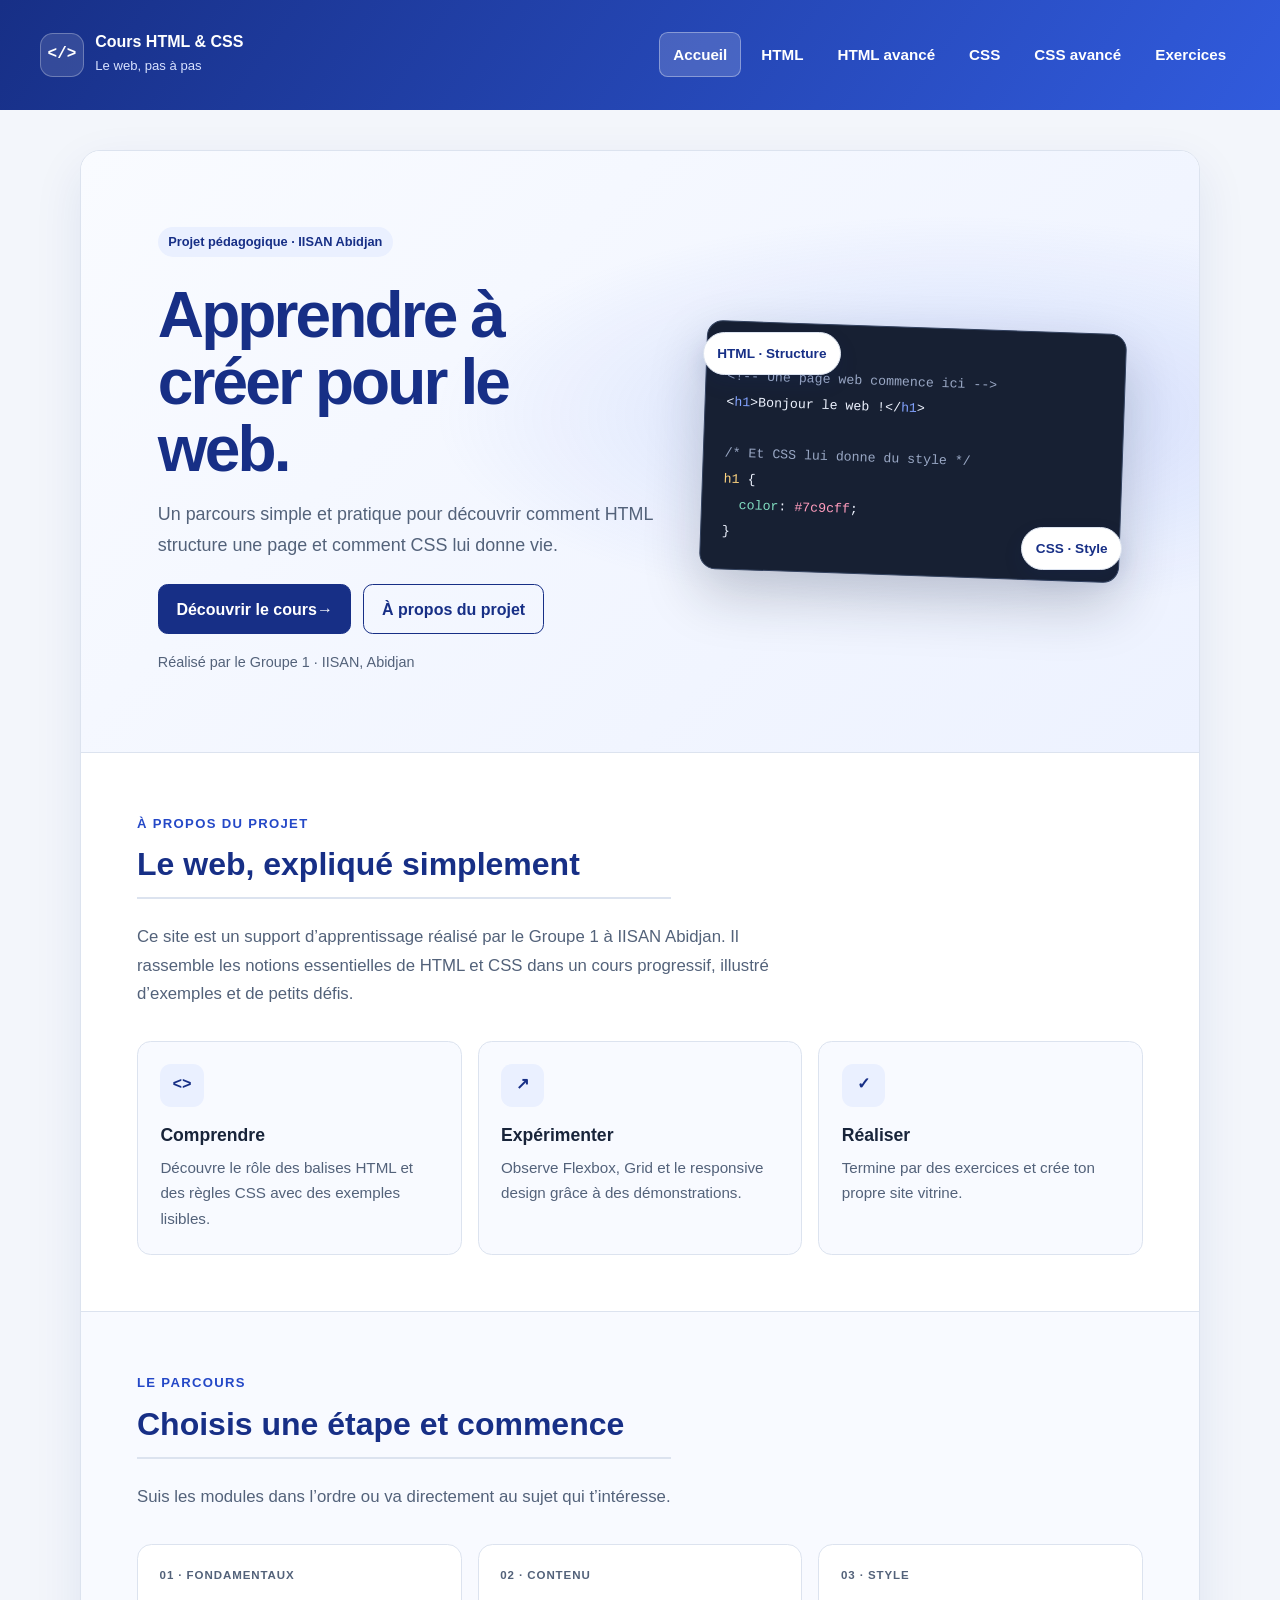
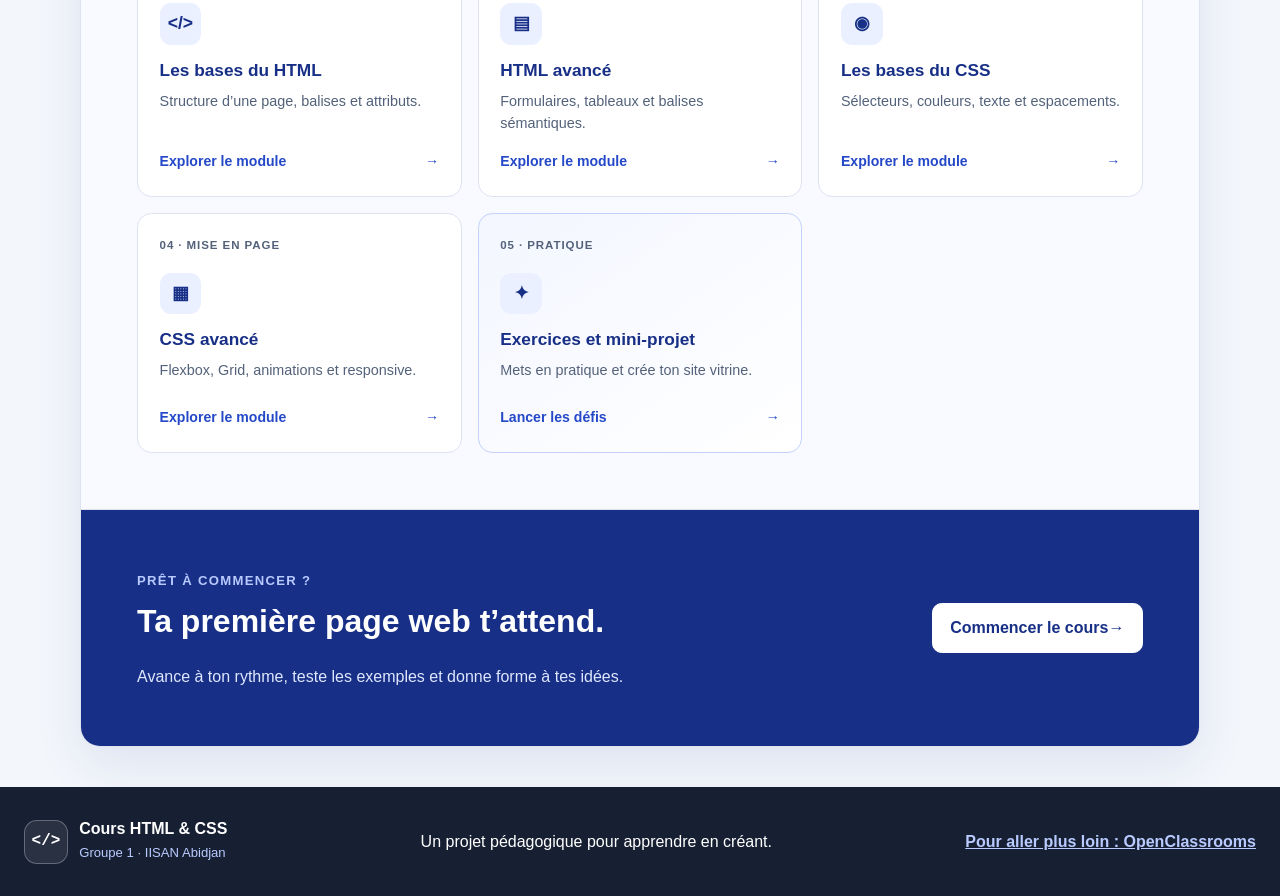
<file: index.html>
<!DOCTYPE html>
<html lang="fr">

<head>
    <meta charset="UTF-8">
    <meta name="viewport" content="width=device-width, initial-scale=1.0">
    <meta name="description" content="Découvre le projet pédagogique du Groupe 1 à IISAN Abidjan et apprends les bases du HTML et du CSS.">
    <title>Accueil - Projet HTML & CSS · Groupe 1</title>
    <link rel="stylesheet" href="Style.css">
</head>

<body>
    <a class="skip-link" href="#contenu">Aller au contenu principal</a>

    <header>
        <div class="entete">
            <a class="identite" href="index.html">
                <span class="identite-marque" aria-hidden="true">&lt;/&gt;</span>
                <span>
                    <strong>Cours HTML &amp; CSS</strong>
                    <span class="identite-sous-titre">Le web, pas à pas</span>
                </span>
            </a>
            <nav aria-label="Navigation principale">
                <a href="index.html" aria-current="page">Accueil</a>
                <a href="html.html">HTML</a>
                <a href="html-avance.html">HTML avancé</a>
                <a href="css.html">CSS</a>
                <a href="css-avance.html">CSS avancé</a>
                <a href="exercices.html">Exercices</a>
            </nav>
        </div>
    </header>

    <main id="contenu">
        <section class="accueil-hero">
            <div class="hero-texte">
                <span class="badge">Projet pédagogique · IISAN Abidjan</span>
                <h1>Apprendre à créer pour le web.</h1>
                <p class="hero-description">Un parcours simple et pratique pour découvrir comment HTML structure une page et comment CSS lui donne vie.</p>
                <div class="actions">
                    <a class="bouton" href="html.html">Découvrir le cours <span aria-hidden="true">→</span></a>
                    <a class="bouton bouton-secondaire" href="#projet">À propos du projet</a>
                </div>
                <p class="hero-signature">Réalisé par le Groupe 1 · IISAN, Abidjan</p>
            </div>
            <div class="hero-visuel" role="img" aria-label="Illustration de code HTML et CSS">
                <div class="fenetre-code">
                    <div class="fenetre-points" aria-hidden="true"><span></span><span></span><span></span></div>
                    <pre><code><span class="code-comment">&lt;!-- Une page web commence ici --&gt;</span>
&lt;<span class="code-balise">h1</span>&gt;Bonjour le web !&lt;/<span class="code-balise">h1</span>&gt;

<span class="code-comment">/* Et CSS lui donne du style */</span>
<span class="code-selecteur">h1</span> {
  <span class="code-propriete">color</span>: <span class="code-valeur">#7c9cff</span>;
}</code></pre>
                </div>
                <span class="hero-etiquette hero-etiquette-html">HTML · Structure</span>
                <span class="hero-etiquette hero-etiquette-css">CSS · Style</span>
            </div>
        </section>

        <section id="projet">
            <span class="sur-titre">À propos du projet</span>
            <h2>Le web, expliqué simplement</h2>
            <p class="texte-intro">Ce site est un support d’apprentissage réalisé par le Groupe 1 à IISAN Abidjan. Il rassemble les notions essentielles de HTML et CSS dans un cours progressif, illustré d’exemples et de petits défis.</p>
            <div class="projet-points">
                <article class="point-projet">
                    <span class="point-icone" aria-hidden="true">&lt;&gt;</span>
                    <h3>Comprendre</h3>
                    <p>Découvre le rôle des balises HTML et des règles CSS avec des exemples lisibles.</p>
                </article>
                <article class="point-projet">
                    <span class="point-icone" aria-hidden="true">↗</span>
                    <h3>Expérimenter</h3>
                    <p>Observe Flexbox, Grid et le responsive design grâce à des démonstrations.</p>
                </article>
                <article class="point-projet">
                    <span class="point-icone" aria-hidden="true">✓</span>
                    <h3>Réaliser</h3>
                    <p>Termine par des exercices et crée ton propre site vitrine.</p>
                </article>
            </div>
        </section>

        <section id="parcours" class="section-parcours">
            <span class="sur-titre">Le parcours</span>
            <h2>Choisis une étape et commence</h2>
            <p class="texte-intro">Suis les modules dans l’ordre ou va directement au sujet qui t’intéresse.</p>
            <div class="cartes-cours">
                <a class="carte-cours" href="html.html">
                    <span class="carte-numero">01 · FONDAMENTAUX</span>
                    <span class="carte-icone" aria-hidden="true">&lt;/&gt;</span>
                    <strong>Les bases du HTML</strong>
                    <span>Structure d’une page, balises et attributs.</span>
                    <span class="carte-lien">Explorer le module <span aria-hidden="true">→</span></span>
                </a>
                <a class="carte-cours" href="html-avance.html">
                    <span class="carte-numero">02 · CONTENU</span>
                    <span class="carte-icone" aria-hidden="true">▤</span>
                    <strong>HTML avancé</strong>
                    <span>Formulaires, tableaux et balises sémantiques.</span>
                    <span class="carte-lien">Explorer le module <span aria-hidden="true">→</span></span>
                </a>
                <a class="carte-cours" href="css.html">
                    <span class="carte-numero">03 · STYLE</span>
                    <span class="carte-icone" aria-hidden="true">◉</span>
                    <strong>Les bases du CSS</strong>
                    <span>Sélecteurs, couleurs, texte et espacements.</span>
                    <span class="carte-lien">Explorer le module <span aria-hidden="true">→</span></span>
                </a>
                <a class="carte-cours" href="css-avance.html">
                    <span class="carte-numero">04 · MISE EN PAGE</span>
                    <span class="carte-icone" aria-hidden="true">▦</span>
                    <strong>CSS avancé</strong>
                    <span>Flexbox, Grid, animations et responsive.</span>
                    <span class="carte-lien">Explorer le module <span aria-hidden="true">→</span></span>
                </a>
                <a class="carte-cours carte-cours-final" href="exercices.html">
                    <span class="carte-numero">05 · PRATIQUE</span>
                    <span class="carte-icone" aria-hidden="true">✦</span>
                    <strong>Exercices et mini-projet</strong>
                    <span>Mets en pratique et crée ton site vitrine.</span>
                    <span class="carte-lien">Lancer les défis <span aria-hidden="true">→</span></span>
                </a>
            </div>
        </section>

        <section class="appel-projet">
            <div>
                <span class="sur-titre">Prêt à commencer ?</span>
                <h2>Ta première page web t’attend.</h2>
                <p>Avance à ton rythme, teste les exemples et donne forme à tes idées.</p>
            </div>
            <a class="bouton" href="html.html">Commencer le cours <span aria-hidden="true">→</span></a>
        </section>
    </main>

    <footer>
        <a class="identite identite-footer" href="index.html">
            <span class="identite-marque" aria-hidden="true">&lt;/&gt;</span>
            <span><strong>Cours HTML &amp; CSS</strong><span class="identite-sous-titre">Groupe 1 · IISAN Abidjan</span></span>
        </a>
        <p>Un projet pédagogique pour apprendre en créant.</p>
        <a class="footer-link" href="https://openclassrooms.com/fr/" target="_blank" rel="noopener noreferrer">Pour aller plus loin : OpenClassrooms</a>
    </footer>
</body>

</html>
</file>
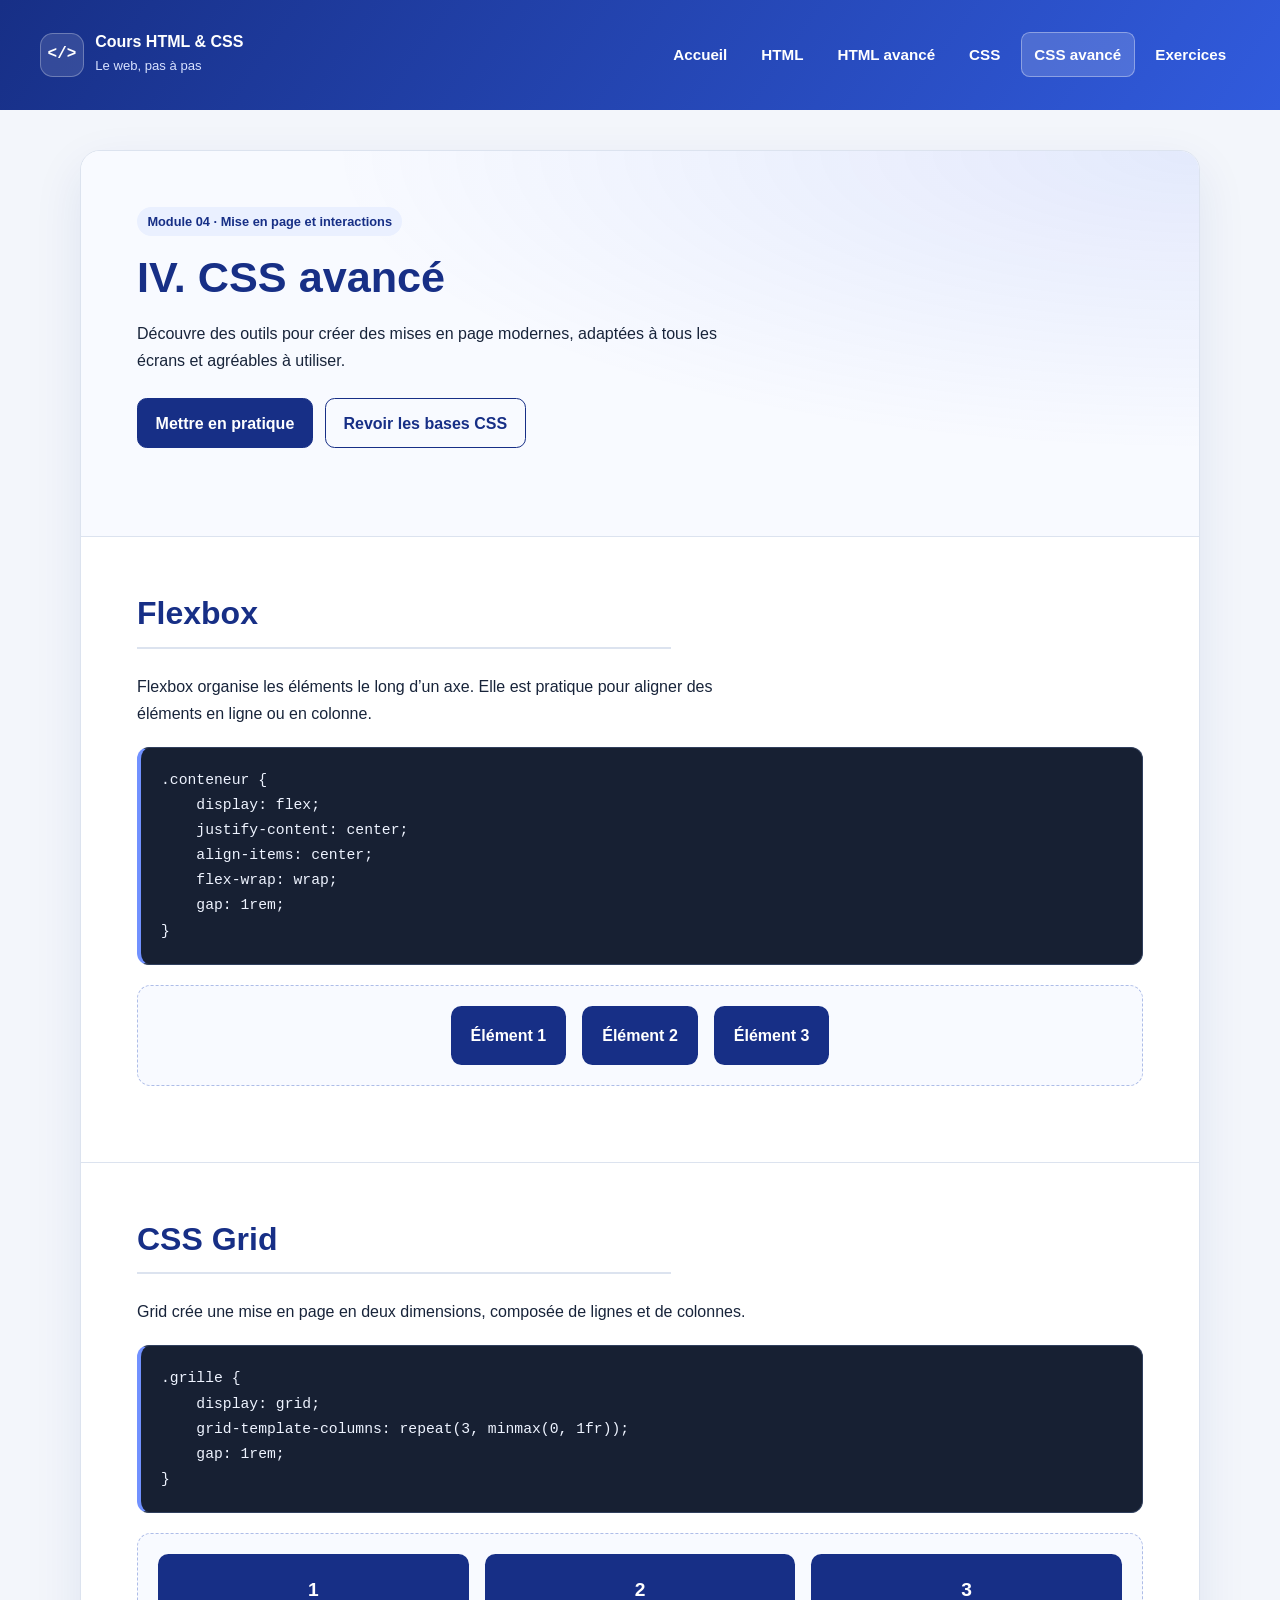
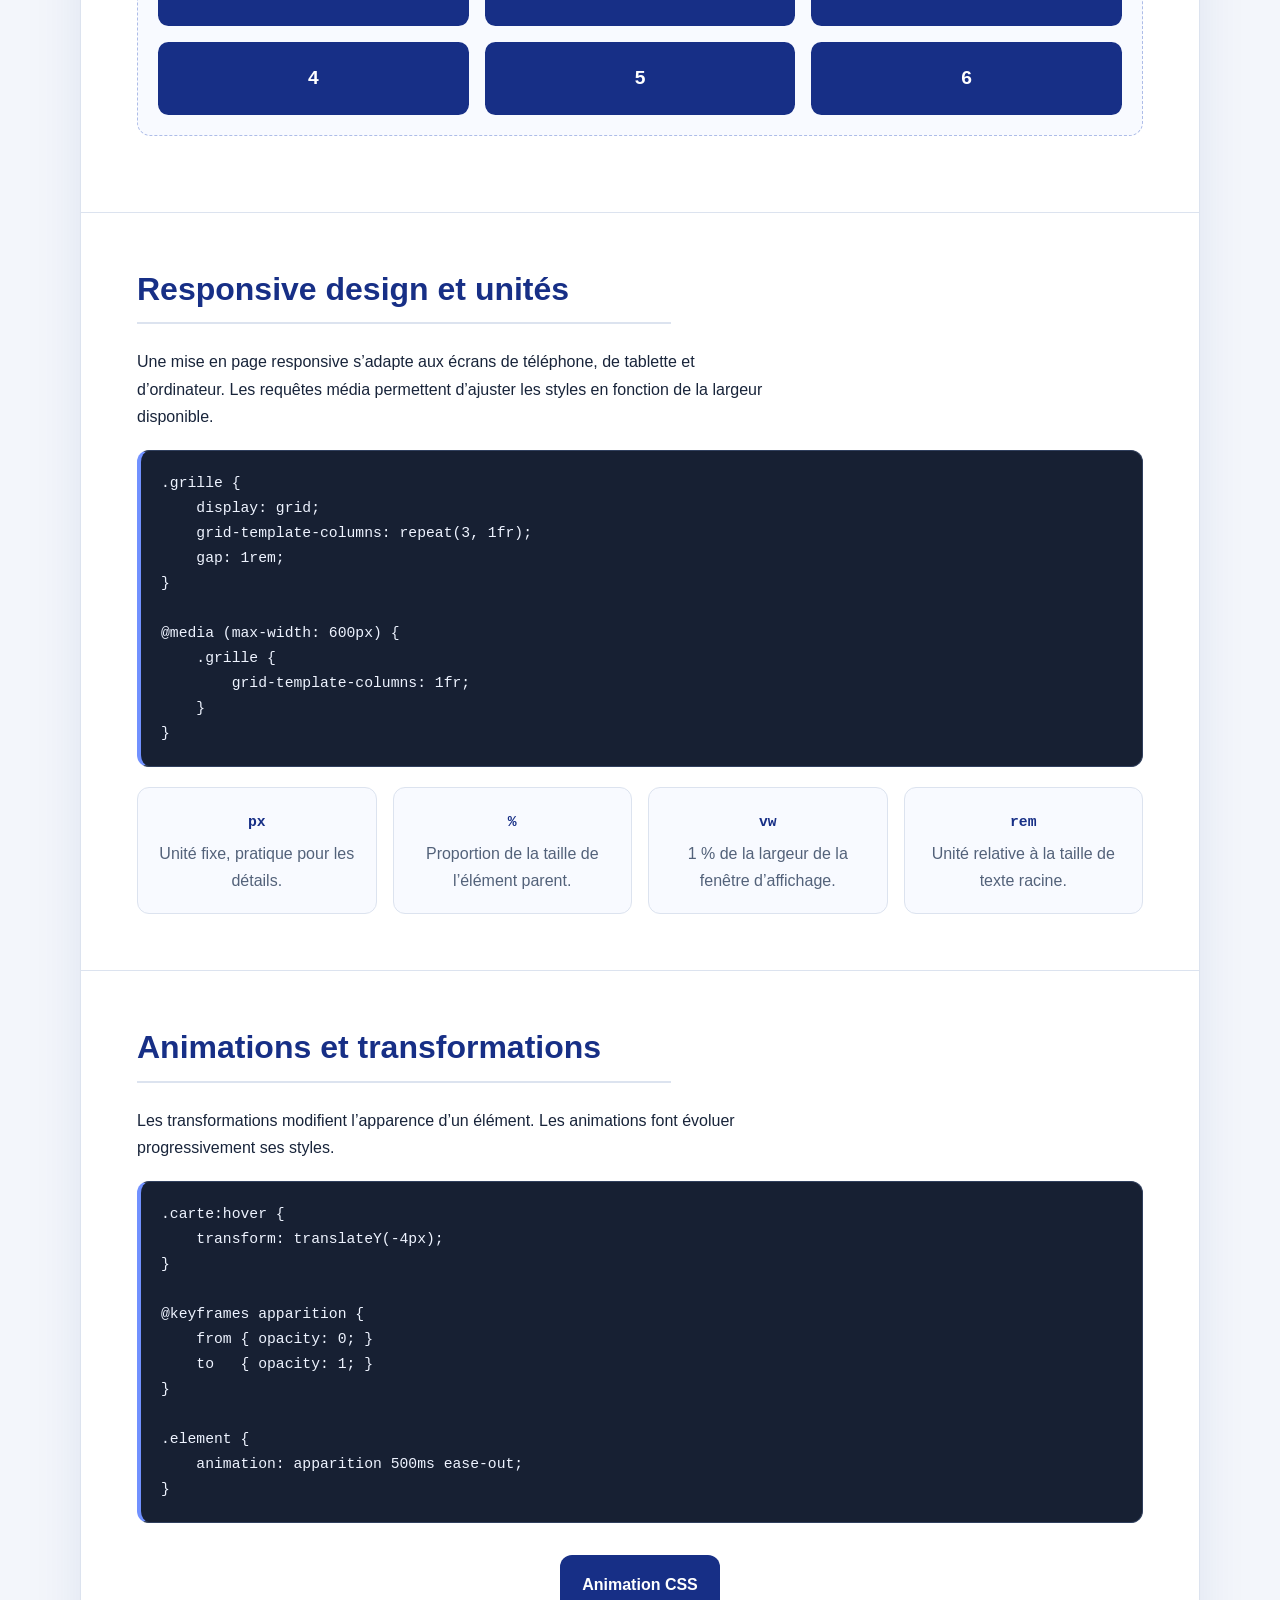
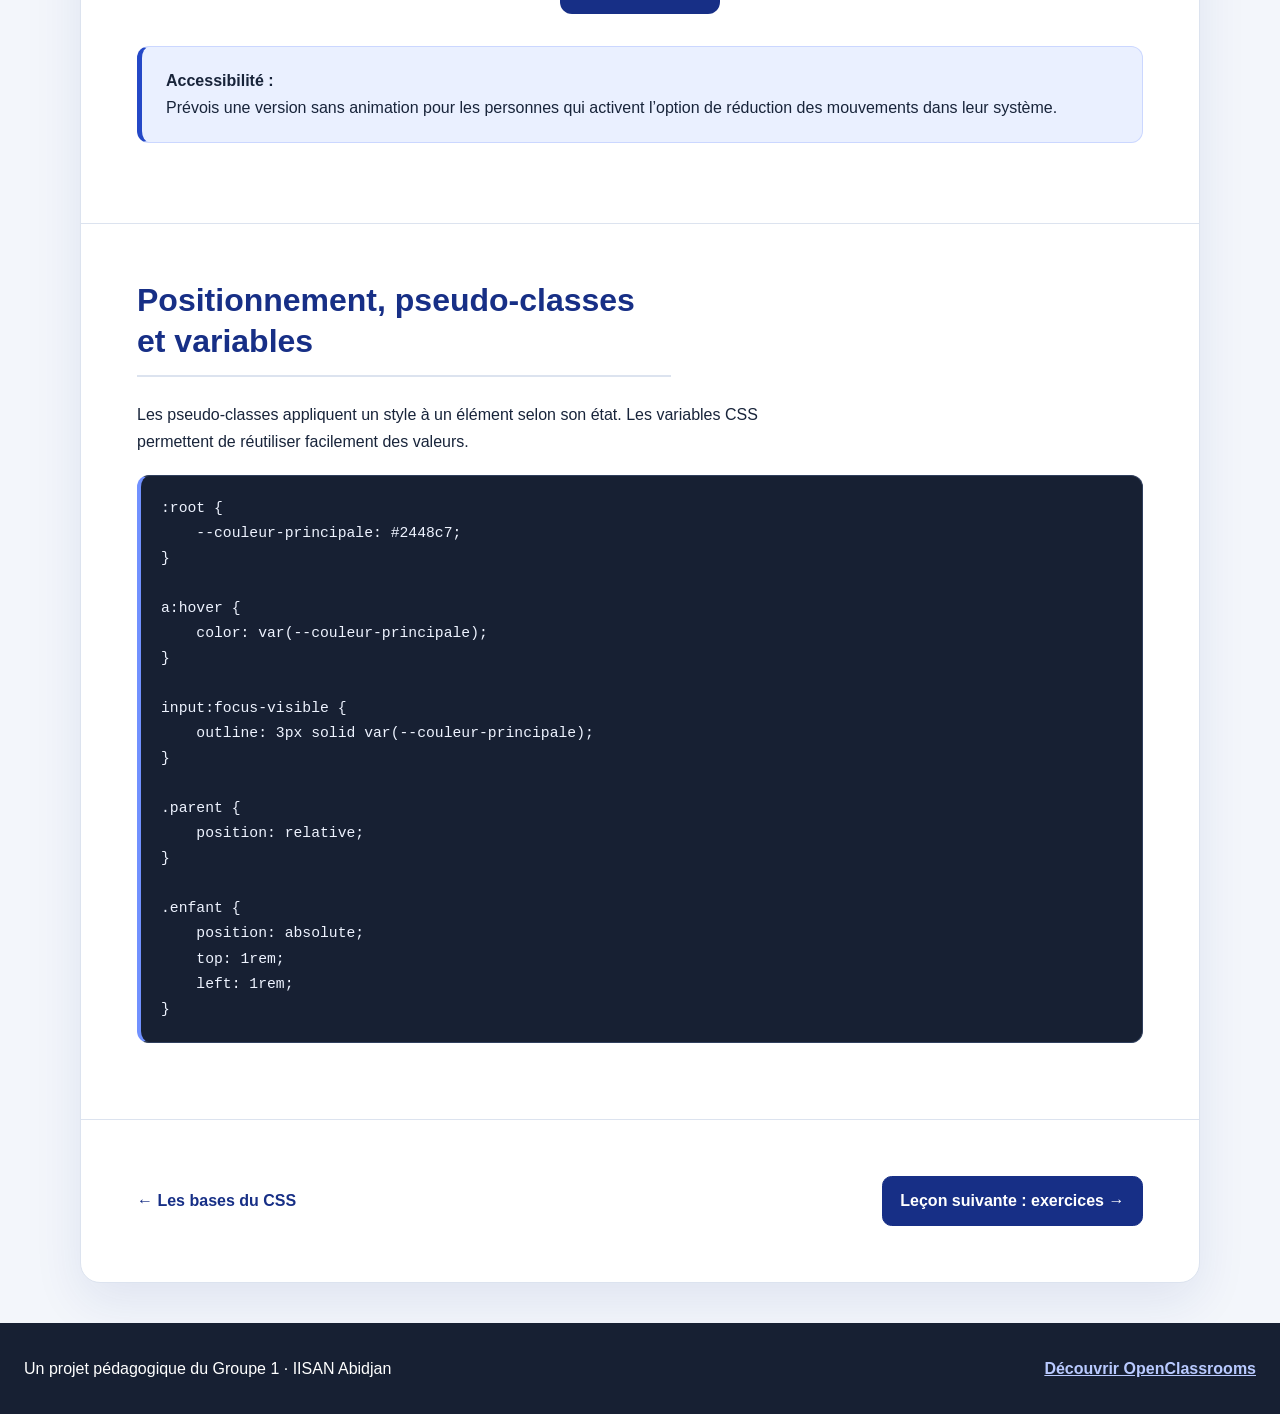
<file: css-avance.html>
<!DOCTYPE html>
<html lang="fr">

<head>
    <meta charset="UTF-8">
    <meta name="viewport" content="width=device-width, initial-scale=1.0">
    <meta name="description" content="Explore les fonctionnalités CSS avancées : Flexbox, Grid, responsive design, animations et variables.">
    <title>CSS avancé - Cours HTML & CSS</title>
    <link rel="stylesheet" href="Style.css">
</head>

<body>
    <a class="skip-link" href="#contenu">Aller au contenu principal</a>

    <header>
        <div class="entete">
            <a class="identite" href="index.html">
                <span class="identite-marque" aria-hidden="true">&lt;/&gt;</span>
                <span><strong>Cours HTML &amp; CSS</strong><span class="identite-sous-titre">Le web, pas à pas</span></span>
            </a>
            <nav aria-label="Navigation principale">
                <a href="index.html">Accueil</a>
                <a href="html.html">HTML</a>
                <a href="html-avance.html">HTML avancé</a>
                <a href="css.html">CSS</a>
                <a href="css-avance.html" aria-current="page">CSS avancé</a>
                <a href="exercices.html">Exercices</a>
            </nav>
        </div>
    </header>

    <main id="contenu">
        <section class="introduction">
            <span class="badge">Module 04 · Mise en page et interactions</span>
            <h1>IV. CSS avancé</h1>
            <p>Découvre des outils pour créer des mises en page modernes, adaptées à tous les écrans et agréables à utiliser.</p>
            <div class="actions">
                <a class="bouton" href="exercices.html">Mettre en pratique</a>
                <a class="bouton bouton-secondaire" href="css.html">Revoir les bases CSS</a>
            </div>
        </section>

        <section>
            <h2>Flexbox</h2>
            <p>Flexbox organise les éléments le long d’un axe. Elle est pratique pour aligner des éléments en ligne ou en colonne.</p>
            <pre><code>.conteneur {
    display: flex;
    justify-content: center;
    align-items: center;
    flex-wrap: wrap;
    gap: 1rem;
}</code></pre>
            <div class="demo-flex" aria-label="Démonstration Flexbox">
                <div>Élément 1</div><div>Élément 2</div><div>Élément 3</div>
            </div>
        </section>

        <section>
            <h2>CSS Grid</h2>
            <p>Grid crée une mise en page en deux dimensions, composée de lignes et de colonnes.</p>
            <pre><code>.grille {
    display: grid;
    grid-template-columns: repeat(3, minmax(0, 1fr));
    gap: 1rem;
}</code></pre>
            <div class="demo-grid" aria-label="Démonstration CSS Grid">
                <div>1</div><div>2</div><div>3</div>
                <div>4</div><div>5</div><div>6</div>
            </div>
        </section>

        <section>
            <h2>Responsive design et unités</h2>
            <p>Une mise en page responsive s’adapte aux écrans de téléphone, de tablette et d’ordinateur. Les requêtes média permettent d’ajuster les styles en fonction de la largeur disponible.</p>
            <pre><code>.grille {
    display: grid;
    grid-template-columns: repeat(3, 1fr);
    gap: 1rem;
}

@media (max-width: 600px) {
    .grille {
        grid-template-columns: 1fr;
    }
}</code></pre>
            <div class="proprietes">
                <div><strong><code>px</code></strong><p>Unité fixe, pratique pour les détails.</p></div>
                <div><strong><code>%</code></strong><p>Proportion de la taille de l’élément parent.</p></div>
                <div><strong><code>vw</code></strong><p>1 % de la largeur de la fenêtre d’affichage.</p></div>
                <div><strong><code>rem</code></strong><p>Unité relative à la taille de texte racine.</p></div>
            </div>
        </section>

        <section>
            <h2>Animations et transformations</h2>
            <p>Les transformations modifient l’apparence d’un élément. Les animations font évoluer progressivement ses styles.</p>
            <pre><code>.carte:hover {
    transform: translateY(-4px);
}

@keyframes apparition {
    from { opacity: 0; }
    to   { opacity: 1; }
}

.element {
    animation: apparition 500ms ease-out;
}</code></pre>
            <div class="demo-animation">Animation CSS</div>
            <div class="important">
                <strong>Accessibilité :</strong>
                <p>Prévois une version sans animation pour les personnes qui activent l’option de réduction des mouvements dans leur système.</p>
            </div>
        </section>

        <section>
            <h2>Positionnement, pseudo-classes et variables</h2>
            <p>Les pseudo-classes appliquent un style à un élément selon son état. Les variables CSS permettent de réutiliser facilement des valeurs.</p>
            <pre><code>:root {
    --couleur-principale: #2448c7;
}

a:hover {
    color: var(--couleur-principale);
}

input:focus-visible {
    outline: 3px solid var(--couleur-principale);
}

.parent {
    position: relative;
}

.enfant {
    position: absolute;
    top: 1rem;
    left: 1rem;
}</code></pre>
        </section>

        <section class="navigation-lecon">
            <a class="lien-retour" href="css.html">← Les bases du CSS</a>
            <a class="bouton" href="exercices.html">Leçon suivante : exercices →</a>
        </section>
    </main>

    <footer>
        <p>Un projet pédagogique du Groupe 1 · IISAN Abidjan</p>
        <a class="footer-link" href="https://openclassrooms.com/fr/" target="_blank" rel="noopener noreferrer">Découvrir OpenClassrooms</a>
    </footer>
</body>

</html>
</file>
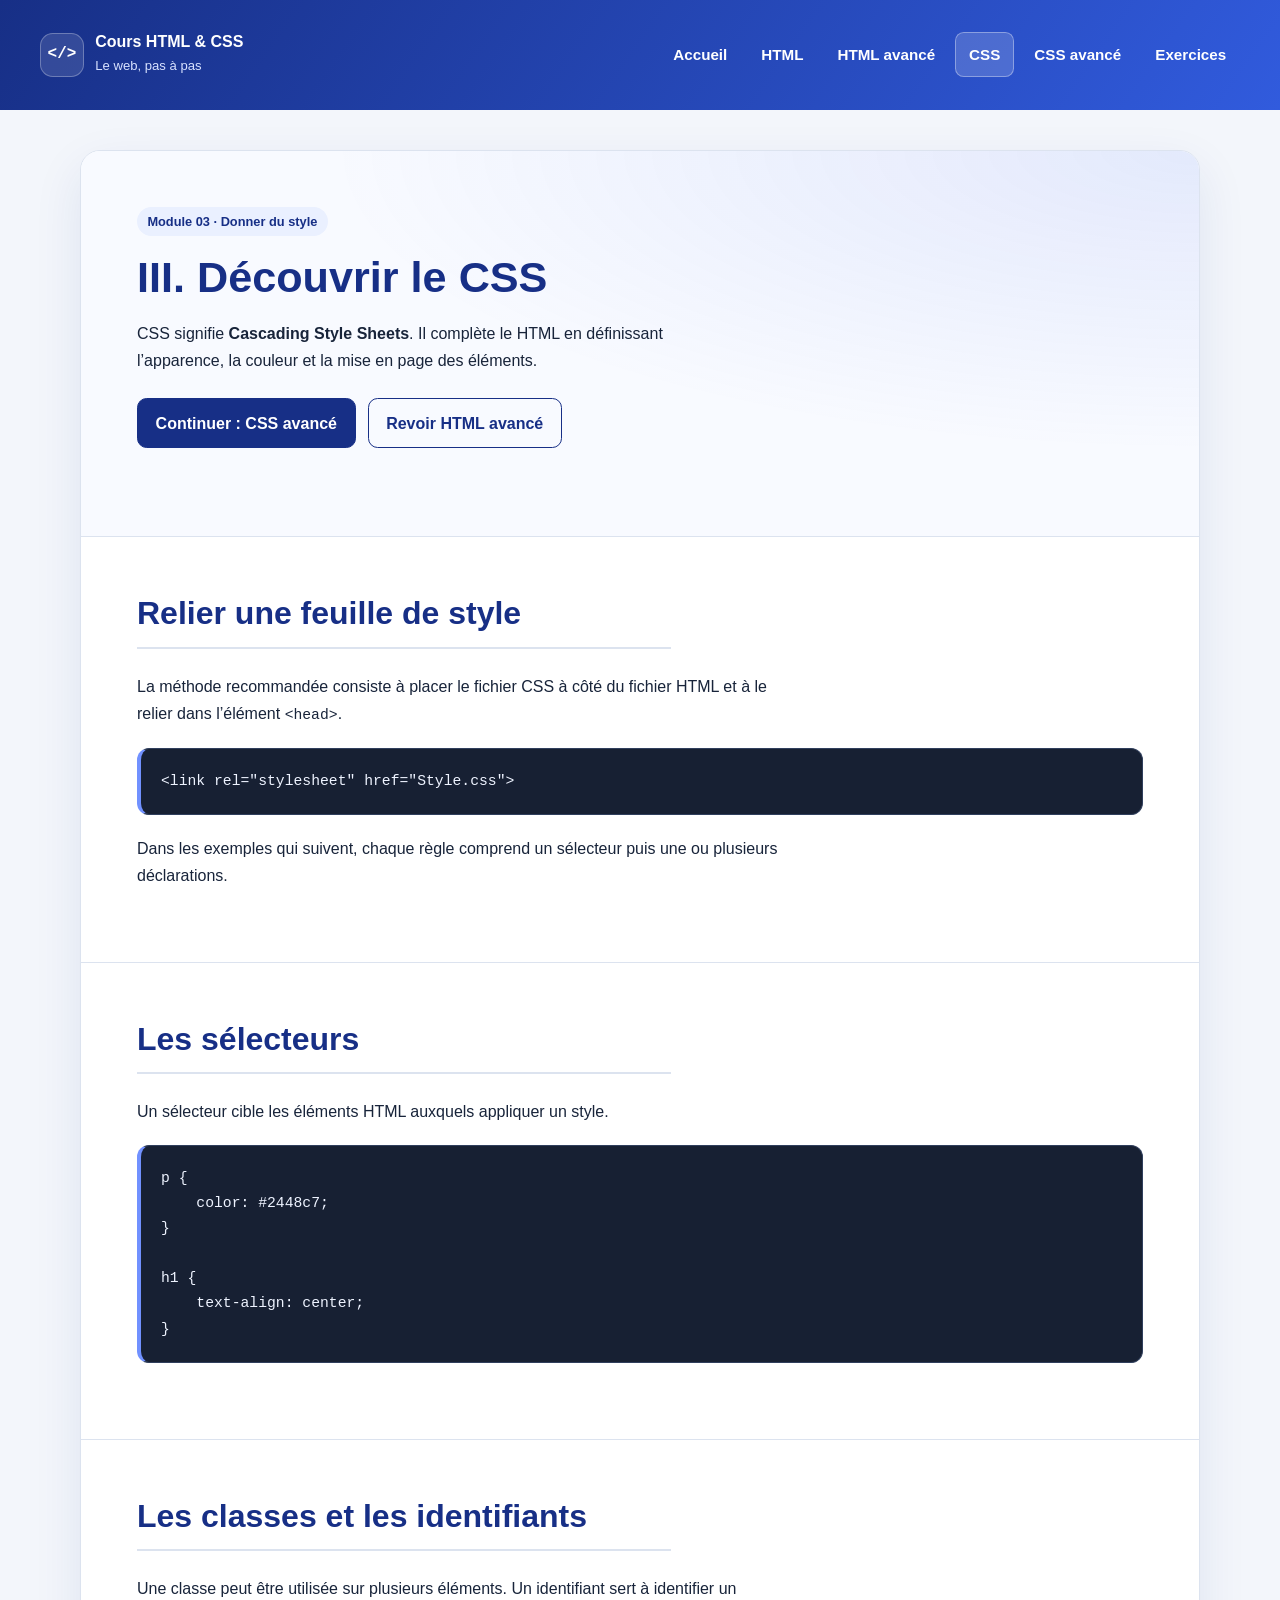
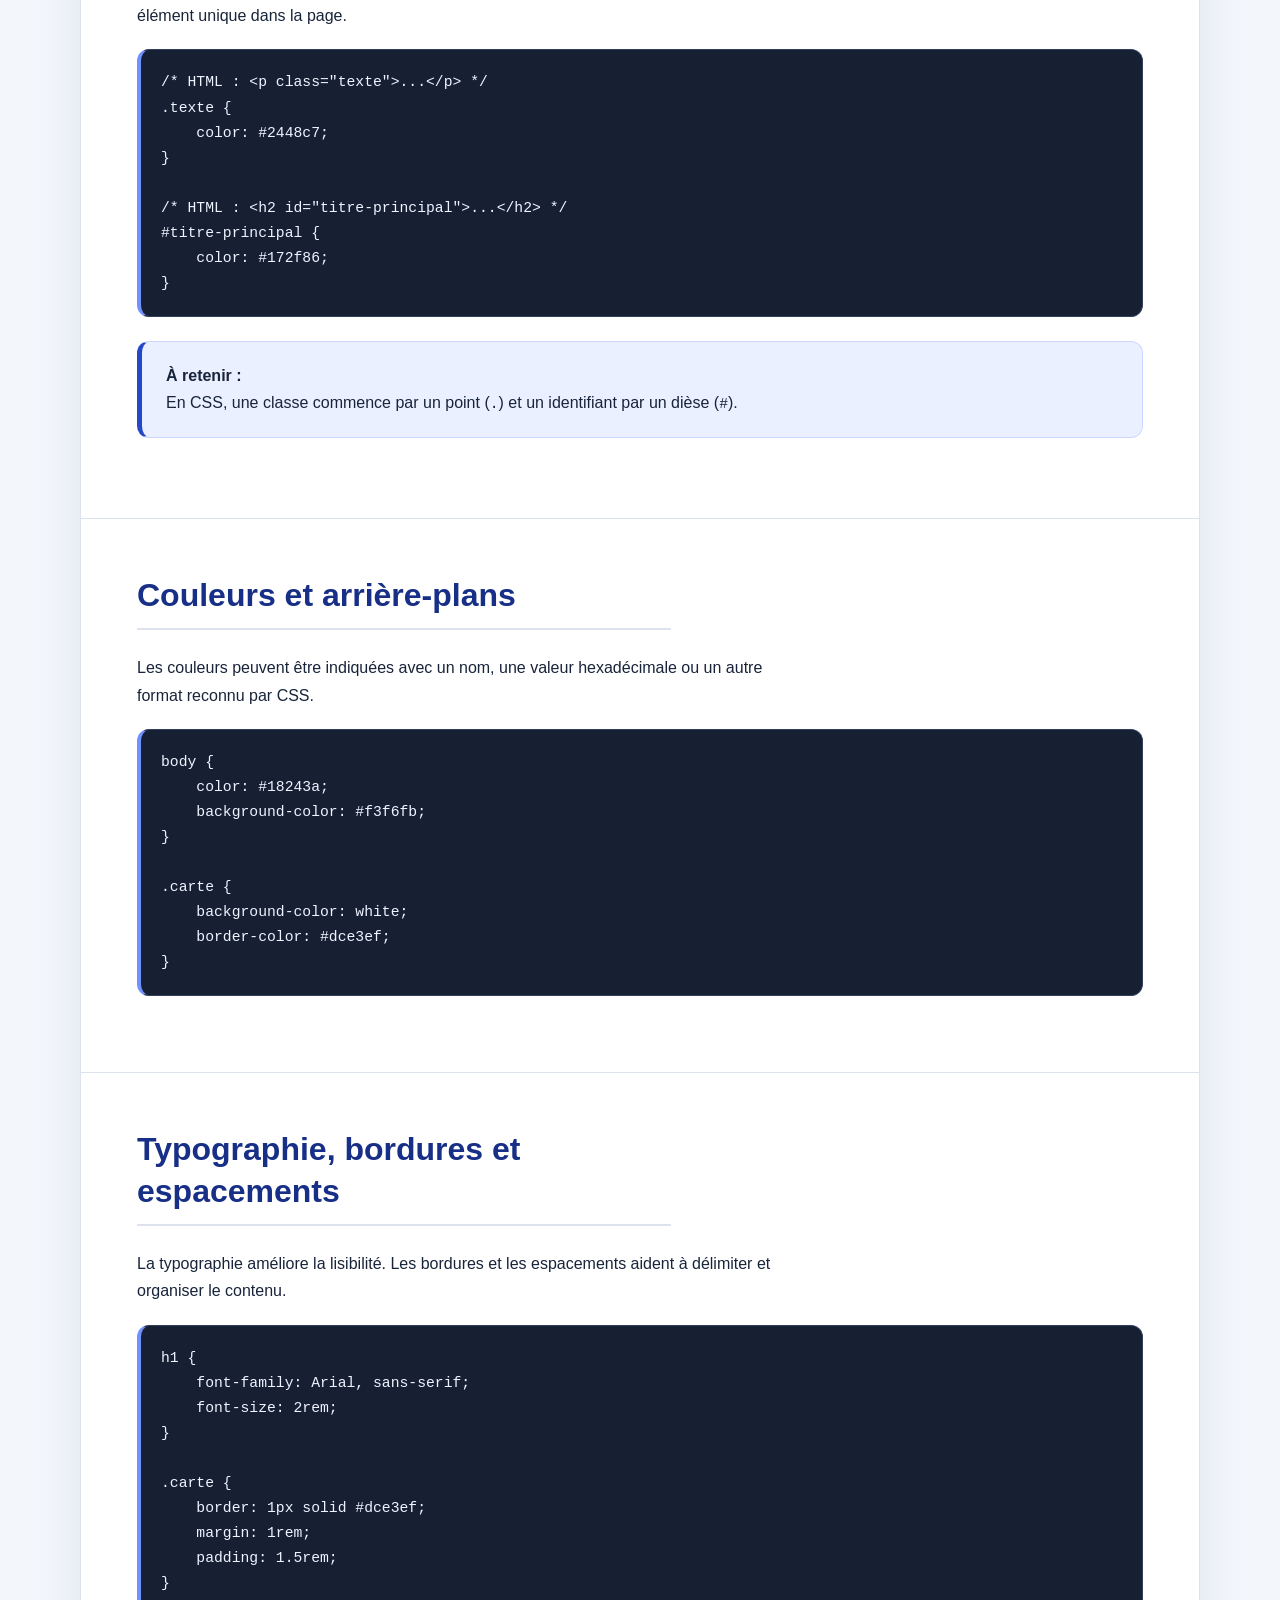
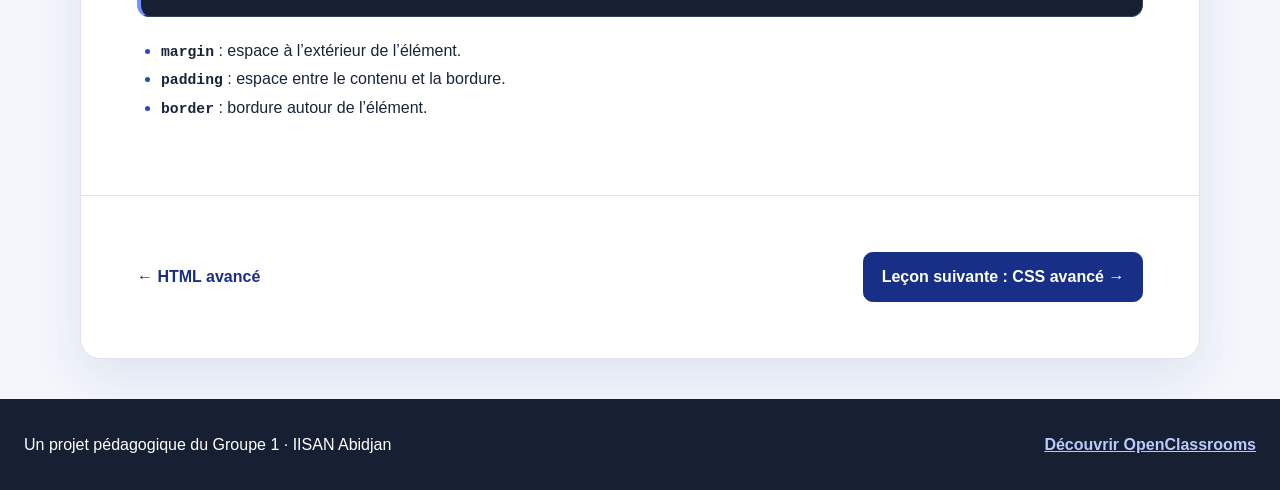
<file: css.html>
<!DOCTYPE html>
<html lang="fr">

<head>
    <meta charset="UTF-8">
    <meta name="viewport" content="width=device-width, initial-scale=1.0">
    <meta name="description" content="Apprends les bases de CSS : sélecteurs, couleurs, typographie, bordures et espacements.">
    <title>Les bases du CSS - Cours HTML & CSS</title>
    <link rel="stylesheet" href="Style.css">
</head>

<body>
    <a class="skip-link" href="#contenu">Aller au contenu principal</a>

    <header>
        <div class="entete">
            <a class="identite" href="index.html">
                <span class="identite-marque" aria-hidden="true">&lt;/&gt;</span>
                <span><strong>Cours HTML &amp; CSS</strong><span class="identite-sous-titre">Le web, pas à pas</span></span>
            </a>
            <nav aria-label="Navigation principale">
                <a href="index.html">Accueil</a>
                <a href="html.html">HTML</a>
                <a href="html-avance.html">HTML avancé</a>
                <a href="css.html" aria-current="page">CSS</a>
                <a href="css-avance.html">CSS avancé</a>
                <a href="exercices.html">Exercices</a>
            </nav>
        </div>
    </header>

    <main id="contenu">
        <section class="introduction">
            <span class="badge">Module 03 · Donner du style</span>
            <h1>III. Découvrir le CSS</h1>
            <p>CSS signifie <strong>Cascading Style Sheets</strong>. Il complète le HTML en définissant l’apparence, la couleur et la mise en page des éléments.</p>
            <div class="actions">
                <a class="bouton" href="css-avance.html">Continuer : CSS avancé</a>
                <a class="bouton bouton-secondaire" href="html-avance.html">Revoir HTML avancé</a>
            </div>
        </section>

        <section>
            <h2>Relier une feuille de style</h2>
            <p>La méthode recommandée consiste à placer le fichier CSS à côté du fichier HTML et à le relier dans l’élément <code>&lt;head&gt;</code>.</p>
            <pre><code>&lt;link rel="stylesheet" href="Style.css"&gt;</code></pre>
            <p>Dans les exemples qui suivent, chaque règle comprend un sélecteur puis une ou plusieurs déclarations.</p>
        </section>

        <section>
            <h2>Les sélecteurs</h2>
            <p>Un sélecteur cible les éléments HTML auxquels appliquer un style.</p>
            <pre><code>p {
    color: #2448c7;
}

h1 {
    text-align: center;
}</code></pre>
        </section>

        <section>
            <h2>Les classes et les identifiants</h2>
            <p>Une classe peut être utilisée sur plusieurs éléments. Un identifiant sert à identifier un élément unique dans la page.</p>
            <pre><code>/* HTML : &lt;p class="texte"&gt;...&lt;/p&gt; */
.texte {
    color: #2448c7;
}

/* HTML : &lt;h2 id="titre-principal"&gt;...&lt;/h2&gt; */
#titre-principal {
    color: #172f86;
}</code></pre>
            <div class="important">
                <strong>À retenir :</strong>
                <p>En CSS, une classe commence par un point (<code>.</code>) et un identifiant par un dièse (<code>#</code>).</p>
            </div>
        </section>

        <section>
            <h2>Couleurs et arrière-plans</h2>
            <p>Les couleurs peuvent être indiquées avec un nom, une valeur hexadécimale ou un autre format reconnu par CSS.</p>
            <pre><code>body {
    color: #18243a;
    background-color: #f3f6fb;
}

.carte {
    background-color: white;
    border-color: #dce3ef;
}</code></pre>
        </section>

        <section>
            <h2>Typographie, bordures et espacements</h2>
            <p>La typographie améliore la lisibilité. Les bordures et les espacements aident à délimiter et organiser le contenu.</p>
            <pre><code>h1 {
    font-family: Arial, sans-serif;
    font-size: 2rem;
}

.carte {
    border: 1px solid #dce3ef;
    margin: 1rem;
    padding: 1.5rem;
}</code></pre>
            <ul>
                <li><strong><code>margin</code></strong> : espace à l’extérieur de l’élément.</li>
                <li><strong><code>padding</code></strong> : espace entre le contenu et la bordure.</li>
                <li><strong><code>border</code></strong> : bordure autour de l’élément.</li>
            </ul>
        </section>

        <section class="navigation-lecon">
            <a class="lien-retour" href="html-avance.html">← HTML avancé</a>
            <a class="bouton" href="css-avance.html">Leçon suivante : CSS avancé →</a>
        </section>
    </main>

    <footer>
        <p>Un projet pédagogique du Groupe 1 · IISAN Abidjan</p>
        <a class="footer-link" href="https://openclassrooms.com/fr/" target="_blank" rel="noopener noreferrer">Découvrir OpenClassrooms</a>
    </footer>
</body>

</html>
</file>
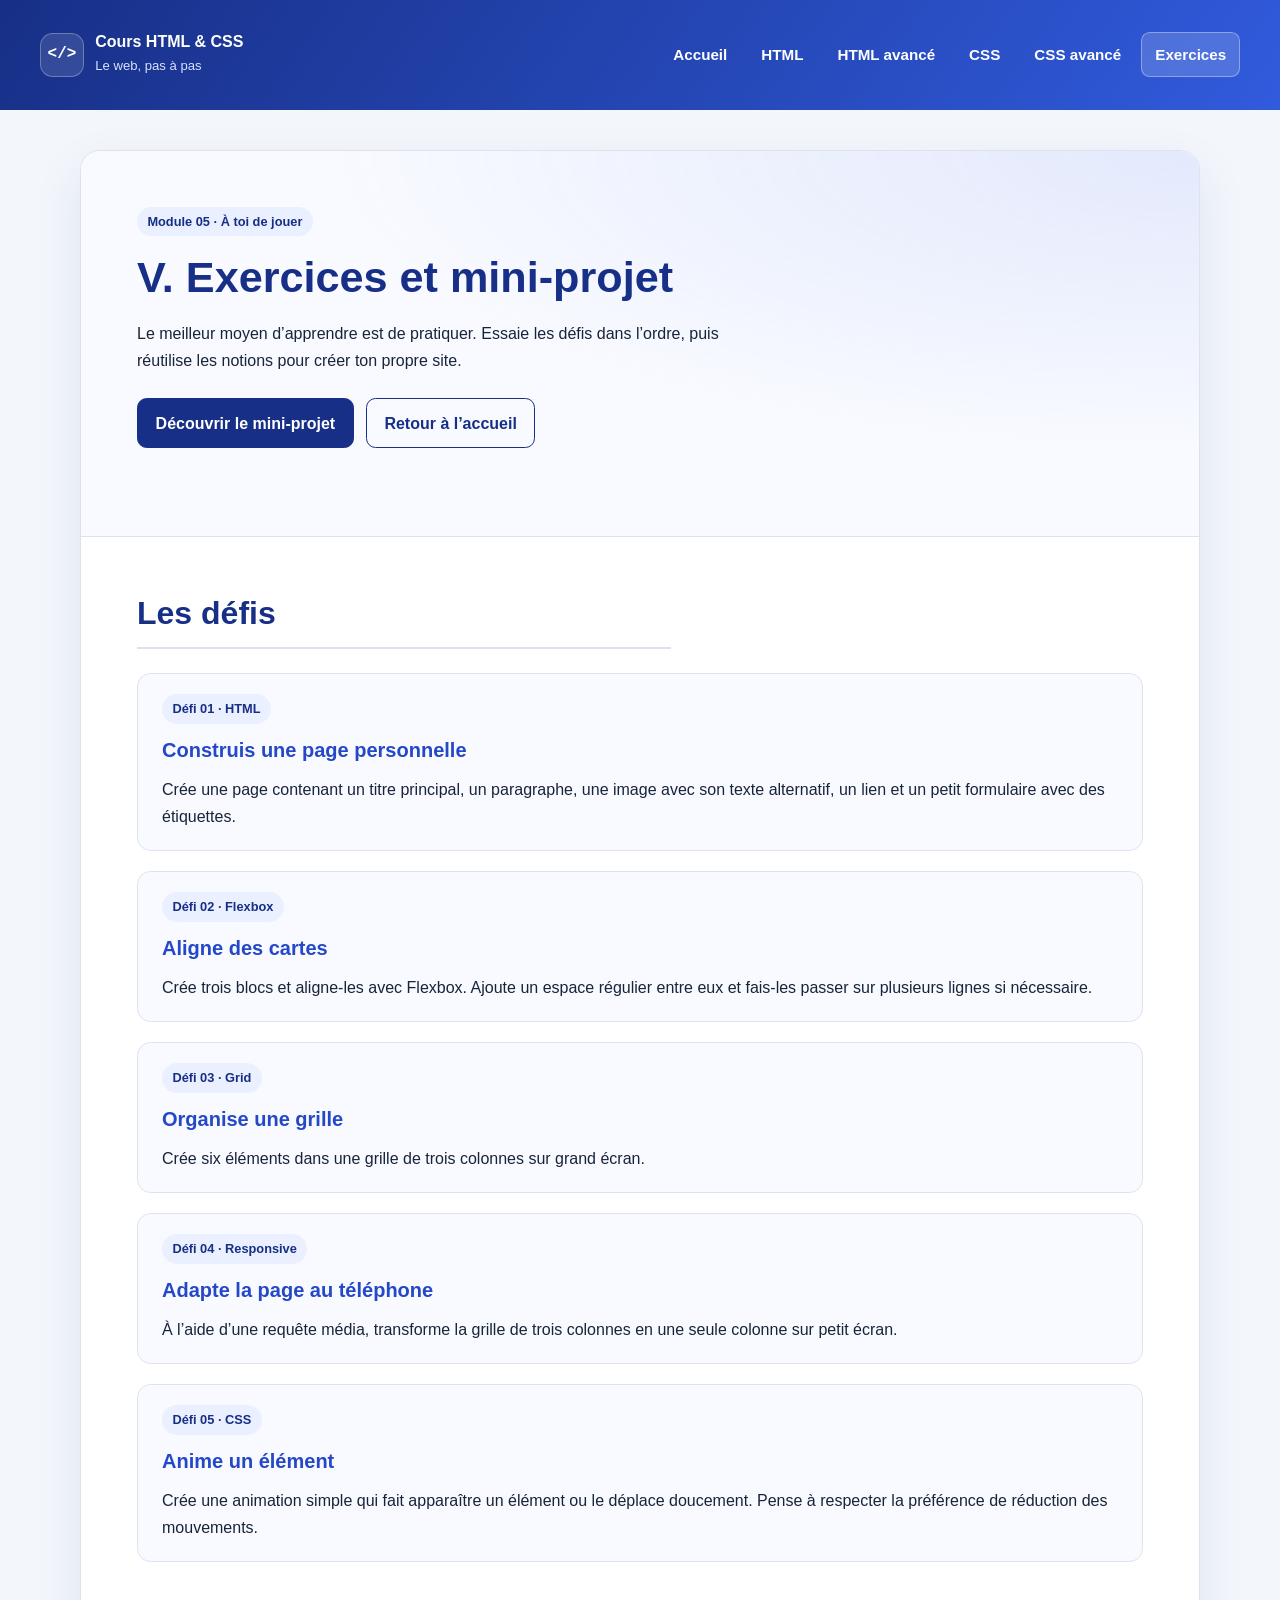
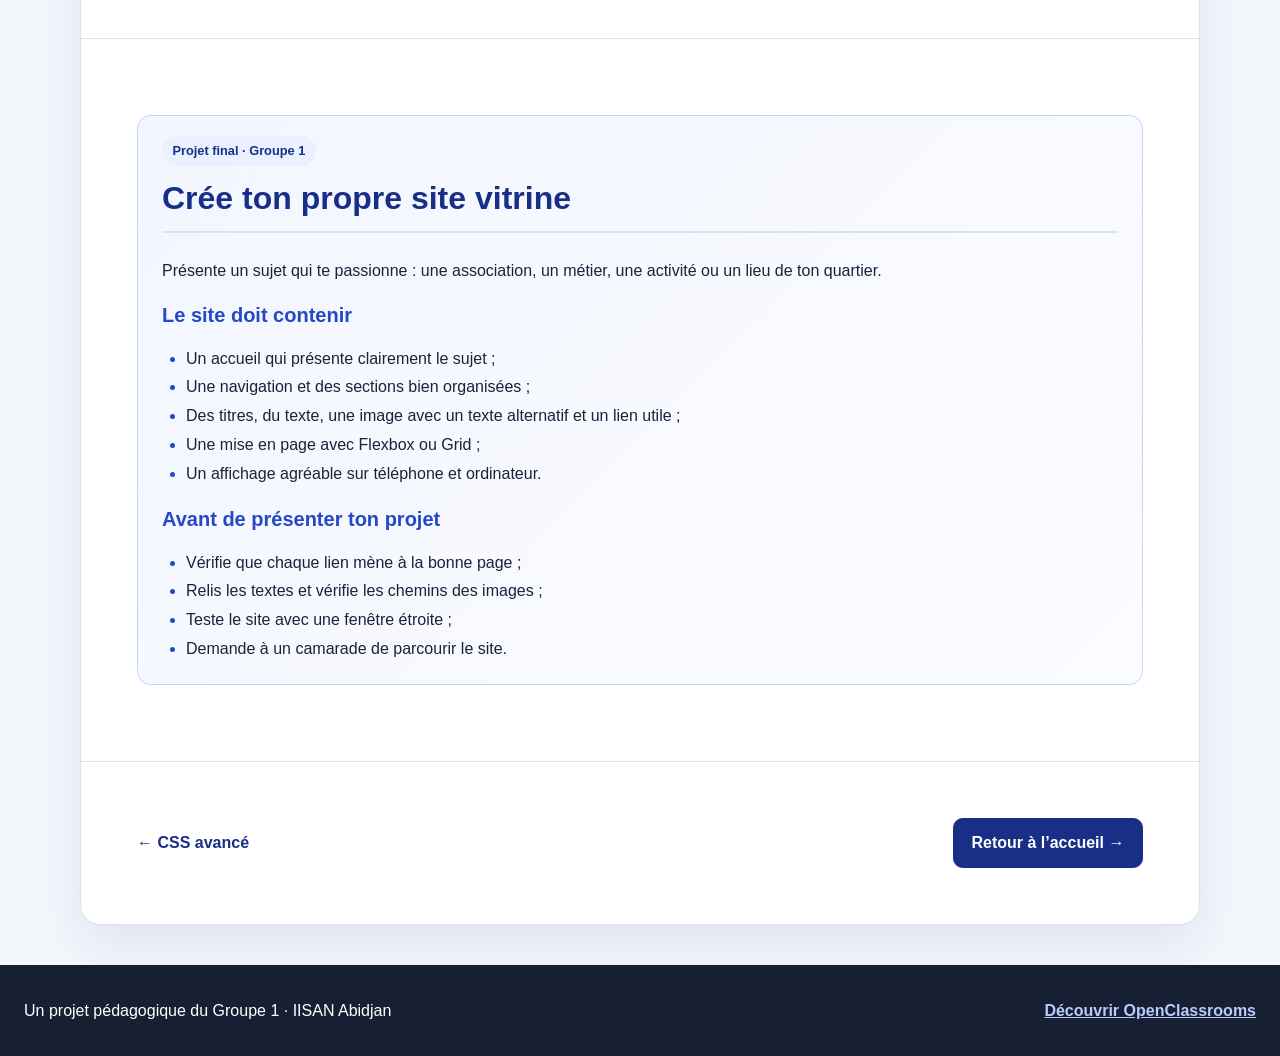
<file: exercices.html>
<!DOCTYPE html>
<html lang="fr">

<head>
    <meta charset="UTF-8">
    <meta name="viewport" content="width=device-width, initial-scale=1.0">
    <meta name="description" content="Entraîne-toi avec des exercices HTML et CSS, puis réalise un mini-projet de site vitrine.">
    <title>Exercices et mini-projet - Cours HTML & CSS</title>
    <link rel="stylesheet" href="Style.css">
</head>

<body>
    <a class="skip-link" href="#contenu">Aller au contenu principal</a>

    <header>
        <div class="entete">
            <a class="identite" href="index.html">
                <span class="identite-marque" aria-hidden="true">&lt;/&gt;</span>
                <span><strong>Cours HTML &amp; CSS</strong><span class="identite-sous-titre">Le web, pas à pas</span></span>
            </a>
            <nav aria-label="Navigation principale">
                <a href="index.html">Accueil</a>
                <a href="html.html">HTML</a>
                <a href="html-avance.html">HTML avancé</a>
                <a href="css.html">CSS</a>
                <a href="css-avance.html">CSS avancé</a>
                <a href="exercices.html" aria-current="page">Exercices</a>
            </nav>
        </div>
    </header>

    <main id="contenu">
        <section class="introduction">
            <span class="badge">Module 05 · À toi de jouer</span>
            <h1>V. Exercices et mini-projet</h1>
            <p>Le meilleur moyen d’apprendre est de pratiquer. Essaie les défis dans l’ordre, puis réutilise les notions pour créer ton propre site.</p>
            <div class="actions">
                <a class="bouton" href="#mini-projet">Découvrir le mini-projet</a>
                <a class="bouton bouton-secondaire" href="index.html">Retour à l’accueil</a>
            </div>
        </section>

        <section>
            <h2>Les défis</h2>
            <div class="exercice">
                <span class="badge">Défi 01 · HTML</span>
                <h3>Construis une page personnelle</h3>
                <p>Crée une page contenant un titre principal, un paragraphe, une image avec son texte alternatif, un lien et un petit formulaire avec des étiquettes.</p>
            </div>
            <div class="exercice">
                <span class="badge">Défi 02 · Flexbox</span>
                <h3>Aligne des cartes</h3>
                <p>Crée trois blocs et aligne-les avec Flexbox. Ajoute un espace régulier entre eux et fais-les passer sur plusieurs lignes si nécessaire.</p>
            </div>
            <div class="exercice">
                <span class="badge">Défi 03 · Grid</span>
                <h3>Organise une grille</h3>
                <p>Crée six éléments dans une grille de trois colonnes sur grand écran.</p>
            </div>
            <div class="exercice">
                <span class="badge">Défi 04 · Responsive</span>
                <h3>Adapte la page au téléphone</h3>
                <p>À l’aide d’une requête média, transforme la grille de trois colonnes en une seule colonne sur petit écran.</p>
            </div>
            <div class="exercice">
                <span class="badge">Défi 05 · CSS</span>
                <h3>Anime un élément</h3>
                <p>Crée une animation simple qui fait apparaître un élément ou le déplace doucement. Pense à respecter la préférence de réduction des mouvements.</p>
            </div>
        </section>

        <section id="mini-projet">
            <div class="exercice exercice-final">
                <span class="badge">Projet final · Groupe 1</span>
                <h2>Crée ton propre site vitrine</h2>
                <p>Présente un sujet qui te passionne : une association, un métier, une activité ou un lieu de ton quartier.</p>
                <h3>Le site doit contenir</h3>
                <ul>
                    <li>Un accueil qui présente clairement le sujet ;</li>
                    <li>Une navigation et des sections bien organisées ;</li>
                    <li>Des titres, du texte, une image avec un texte alternatif et un lien utile ;</li>
                    <li>Une mise en page avec Flexbox ou Grid ;</li>
                    <li>Un affichage agréable sur téléphone et ordinateur.</li>
                </ul>
                <h3>Avant de présenter ton projet</h3>
                <ul>
                    <li>Vérifie que chaque lien mène à la bonne page ;</li>
                    <li>Relis les textes et vérifie les chemins des images ;</li>
                    <li>Teste le site avec une fenêtre étroite ;</li>
                    <li>Demande à un camarade de parcourir le site.</li>
                </ul>
            </div>
        </section>

        <section class="navigation-lecon">
            <a class="lien-retour" href="css-avance.html">← CSS avancé</a>
            <a class="bouton" href="index.html">Retour à l’accueil →</a>
        </section>
    </main>

    <footer>
        <p>Un projet pédagogique du Groupe 1 · IISAN Abidjan</p>
        <a class="footer-link" href="https://openclassrooms.com/fr/" target="_blank" rel="noopener noreferrer">Découvrir OpenClassrooms</a>
    </footer>
</body>

</html>
</file>
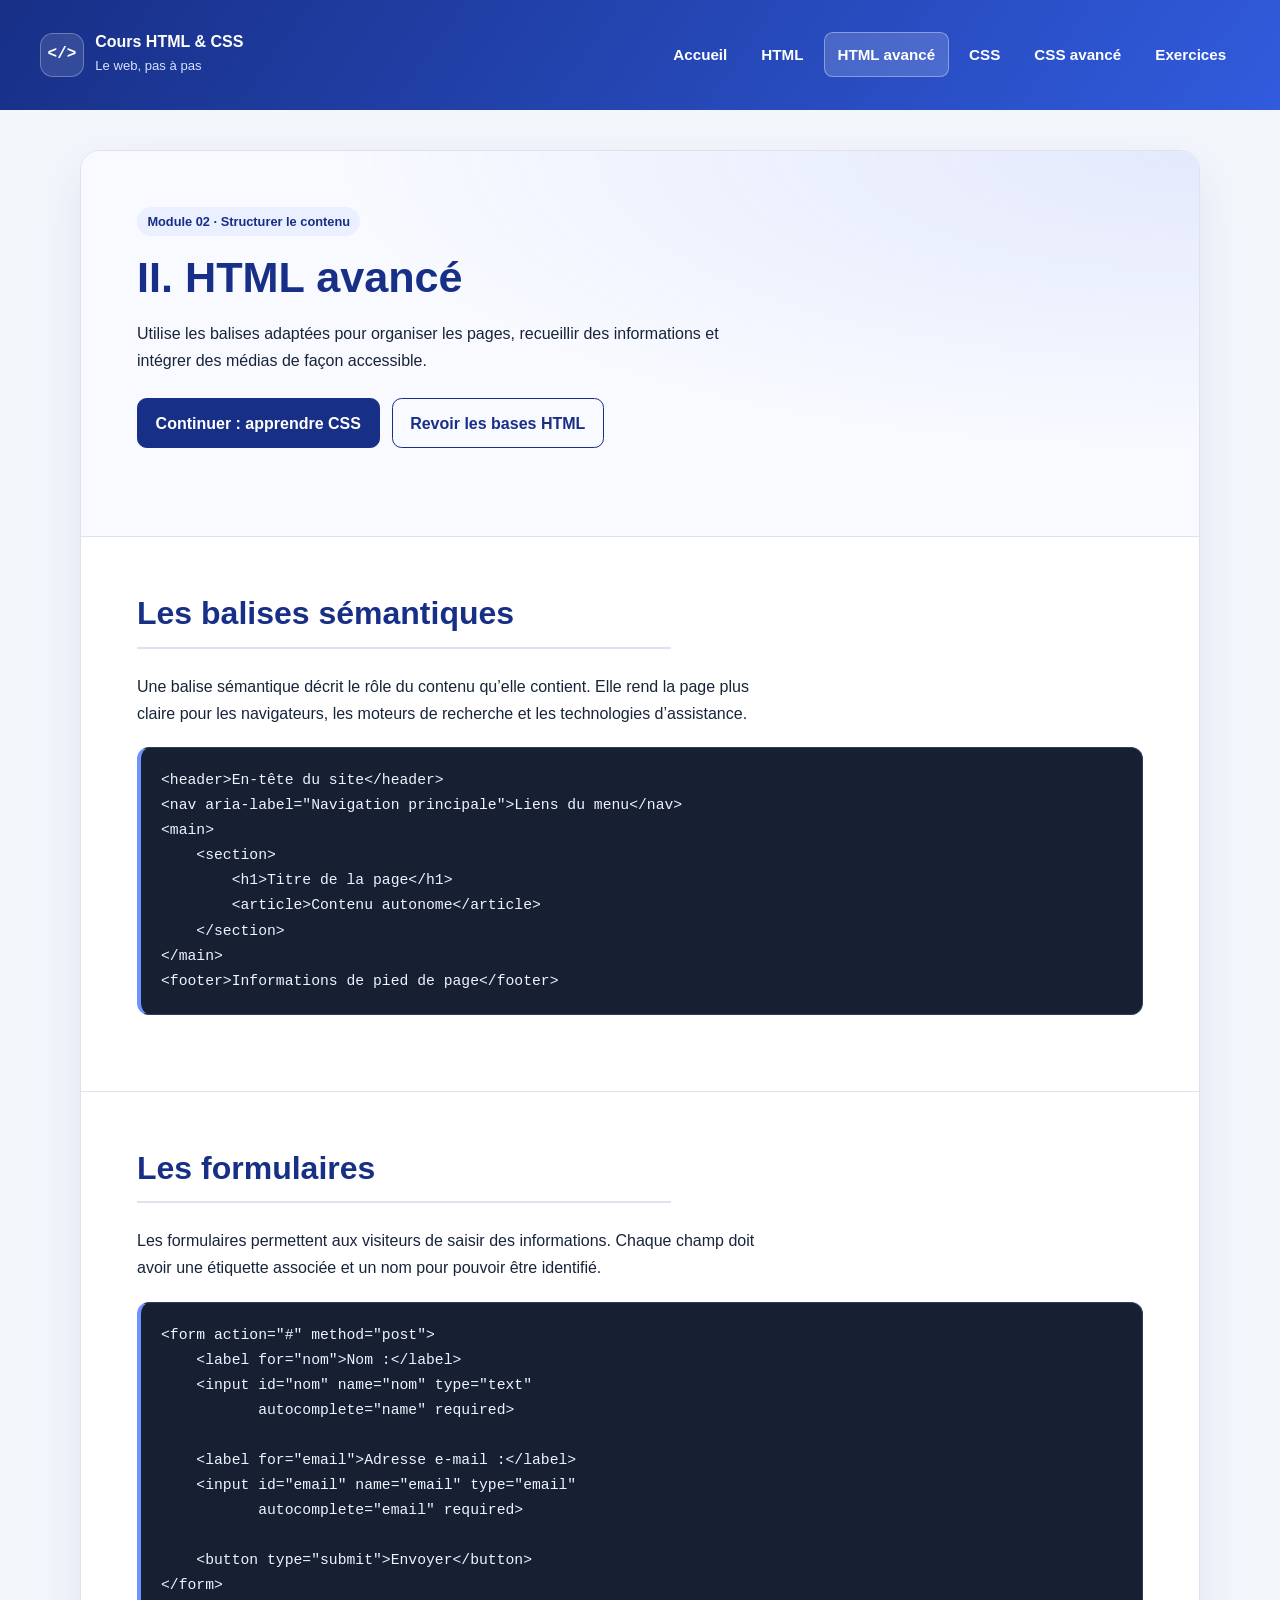
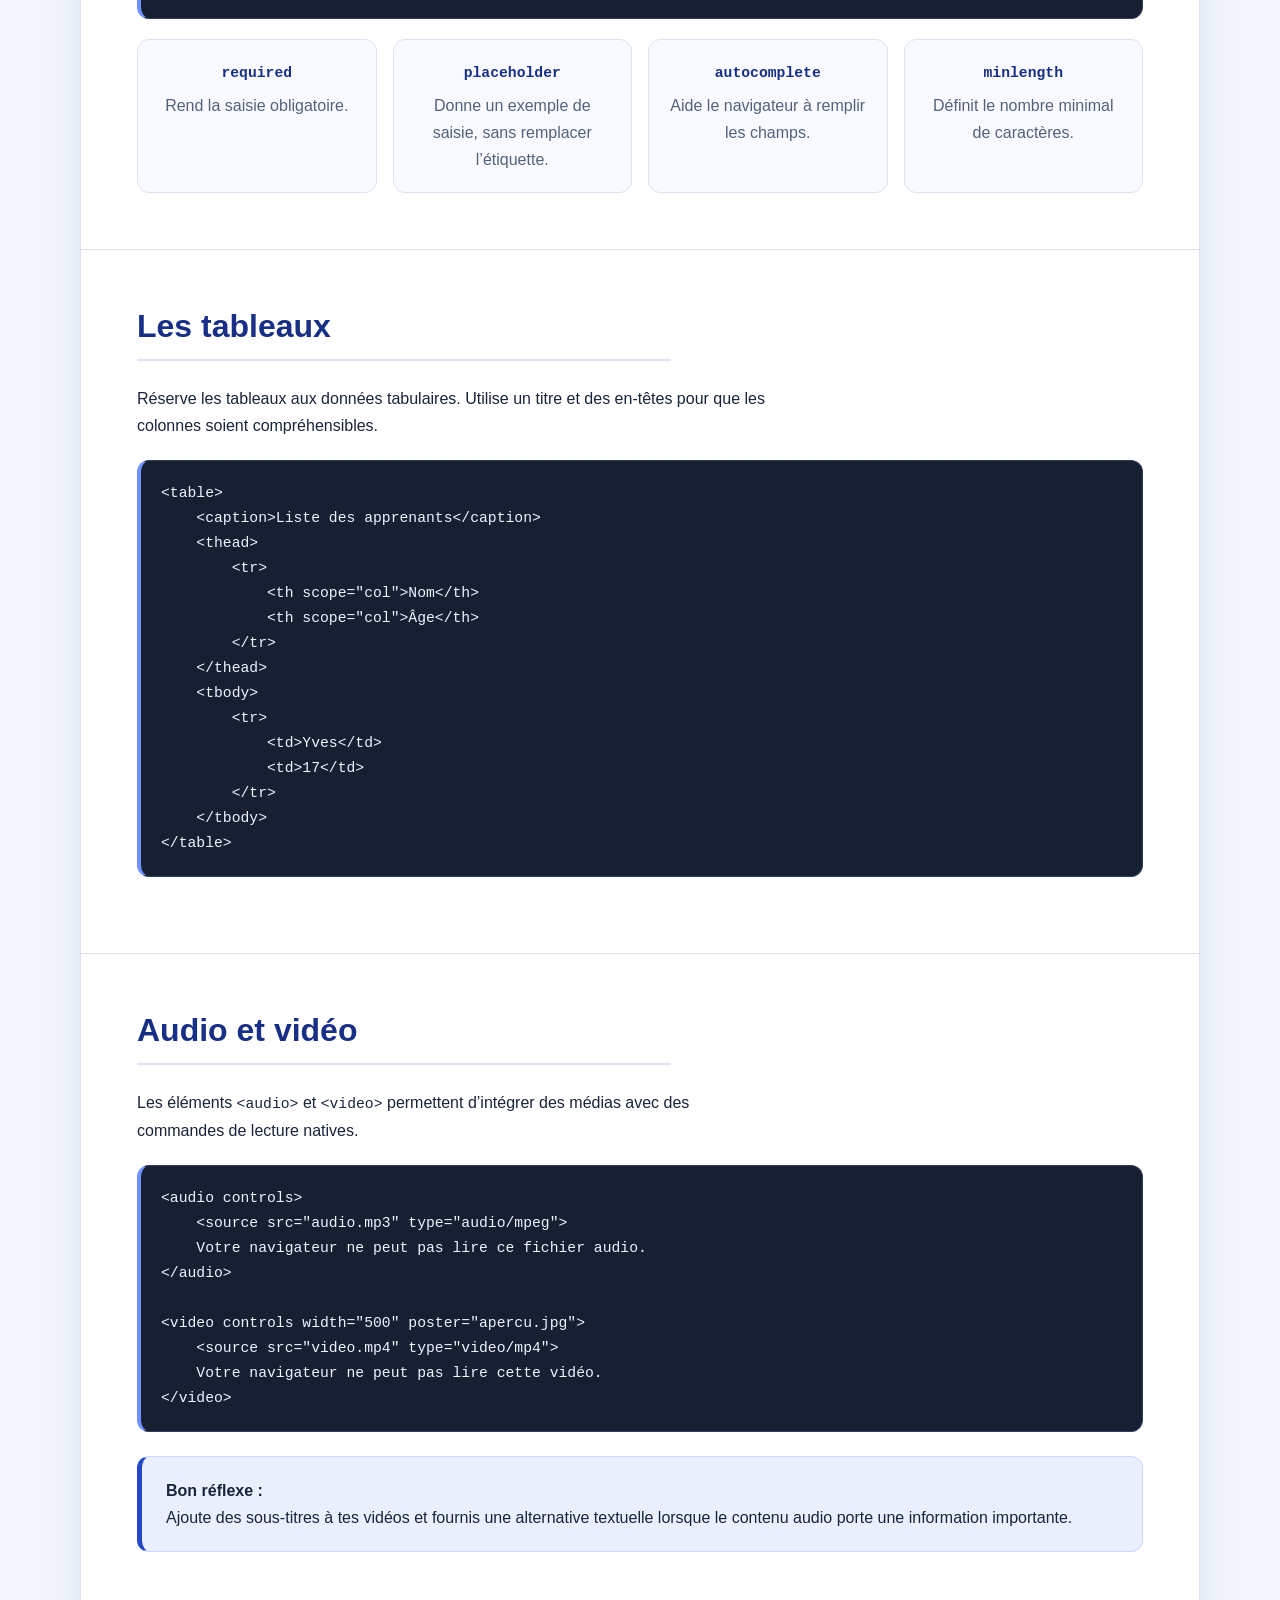
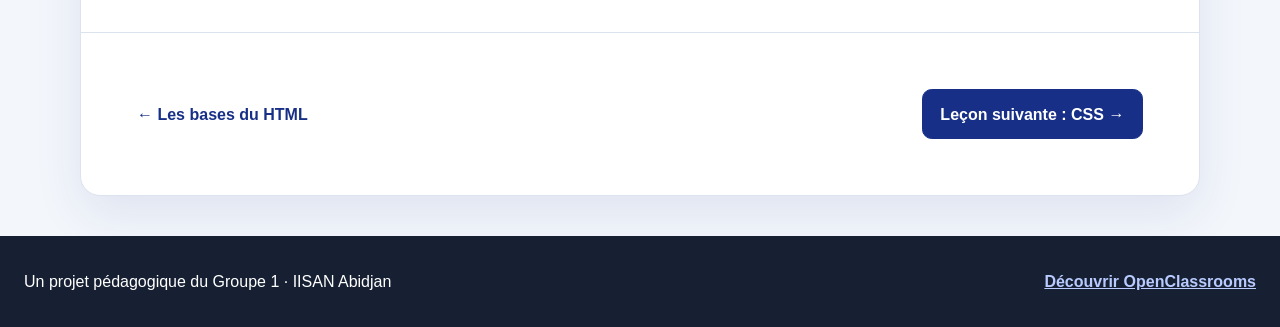
<file: html-avance.html>
<!DOCTYPE html>
<html lang="fr">

<head>
    <meta charset="UTF-8">
    <meta name="viewport" content="width=device-width, initial-scale=1.0">
    <meta name="description" content="Approfondis HTML avec les balises sémantiques, les formulaires, les tableaux et les médias.">
    <title>HTML avancé - Cours HTML & CSS</title>
    <link rel="stylesheet" href="Style.css">
</head>

<body>
    <a class="skip-link" href="#contenu">Aller au contenu principal</a>

    <header>
        <div class="entete">
            <a class="identite" href="index.html">
                <span class="identite-marque" aria-hidden="true">&lt;/&gt;</span>
                <span><strong>Cours HTML &amp; CSS</strong><span class="identite-sous-titre">Le web, pas à pas</span></span>
            </a>
            <nav aria-label="Navigation principale">
                <a href="index.html">Accueil</a>
                <a href="html.html">HTML</a>
                <a href="html-avance.html" aria-current="page">HTML avancé</a>
                <a href="css.html">CSS</a>
                <a href="css-avance.html">CSS avancé</a>
                <a href="exercices.html">Exercices</a>
            </nav>
        </div>
    </header>

    <main id="contenu">
        <section class="introduction">
            <span class="badge">Module 02 · Structurer le contenu</span>
            <h1>II. HTML avancé</h1>
            <p>Utilise les balises adaptées pour organiser les pages, recueillir des informations et intégrer des médias de façon accessible.</p>
            <div class="actions">
                <a class="bouton" href="css.html">Continuer : apprendre CSS</a>
                <a class="bouton bouton-secondaire" href="html.html">Revoir les bases HTML</a>
            </div>
        </section>

        <section>
            <h2>Les balises sémantiques</h2>
            <p>Une balise sémantique décrit le rôle du contenu qu’elle contient. Elle rend la page plus claire pour les navigateurs, les moteurs de recherche et les technologies d’assistance.</p>
            <pre><code>&lt;header&gt;En-tête du site&lt;/header&gt;
&lt;nav aria-label="Navigation principale"&gt;Liens du menu&lt;/nav&gt;
&lt;main&gt;
    &lt;section&gt;
        &lt;h1&gt;Titre de la page&lt;/h1&gt;
        &lt;article&gt;Contenu autonome&lt;/article&gt;
    &lt;/section&gt;
&lt;/main&gt;
&lt;footer&gt;Informations de pied de page&lt;/footer&gt;</code></pre>
        </section>

        <section>
            <h2>Les formulaires</h2>
            <p>Les formulaires permettent aux visiteurs de saisir des informations. Chaque champ doit avoir une étiquette associée et un nom pour pouvoir être identifié.</p>
            <pre><code>&lt;form action="#" method="post"&gt;
    &lt;label for="nom"&gt;Nom :&lt;/label&gt;
    &lt;input id="nom" name="nom" type="text"
           autocomplete="name" required&gt;

    &lt;label for="email"&gt;Adresse e-mail :&lt;/label&gt;
    &lt;input id="email" name="email" type="email"
           autocomplete="email" required&gt;

    &lt;button type="submit"&gt;Envoyer&lt;/button&gt;
&lt;/form&gt;</code></pre>
            <div class="proprietes">
                <div><strong><code>required</code></strong><p>Rend la saisie obligatoire.</p></div>
                <div><strong><code>placeholder</code></strong><p>Donne un exemple de saisie, sans remplacer l’étiquette.</p></div>
                <div><strong><code>autocomplete</code></strong><p>Aide le navigateur à remplir les champs.</p></div>
                <div><strong><code>minlength</code></strong><p>Définit le nombre minimal de caractères.</p></div>
            </div>
        </section>

        <section>
            <h2>Les tableaux</h2>
            <p>Réserve les tableaux aux données tabulaires. Utilise un titre et des en-têtes pour que les colonnes soient compréhensibles.</p>
            <pre><code>&lt;table&gt;
    &lt;caption&gt;Liste des apprenants&lt;/caption&gt;
    &lt;thead&gt;
        &lt;tr&gt;
            &lt;th scope="col"&gt;Nom&lt;/th&gt;
            &lt;th scope="col"&gt;Âge&lt;/th&gt;
        &lt;/tr&gt;
    &lt;/thead&gt;
    &lt;tbody&gt;
        &lt;tr&gt;
            &lt;td&gt;Yves&lt;/td&gt;
            &lt;td&gt;17&lt;/td&gt;
        &lt;/tr&gt;
    &lt;/tbody&gt;
&lt;/table&gt;</code></pre>
        </section>

        <section>
            <h2>Audio et vidéo</h2>
            <p>Les éléments <code>&lt;audio&gt;</code> et <code>&lt;video&gt;</code> permettent d’intégrer des médias avec des commandes de lecture natives.</p>
            <pre><code>&lt;audio controls&gt;
    &lt;source src="audio.mp3" type="audio/mpeg"&gt;
    Votre navigateur ne peut pas lire ce fichier audio.
&lt;/audio&gt;

&lt;video controls width="500" poster="apercu.jpg"&gt;
    &lt;source src="video.mp4" type="video/mp4"&gt;
    Votre navigateur ne peut pas lire cette vidéo.
&lt;/video&gt;</code></pre>
            <div class="important">
                <strong>Bon réflexe :</strong>
                <p>Ajoute des sous-titres à tes vidéos et fournis une alternative textuelle lorsque le contenu audio porte une information importante.</p>
            </div>
        </section>

        <section class="navigation-lecon">
            <a class="lien-retour" href="html.html">← Les bases du HTML</a>
            <a class="bouton" href="css.html">Leçon suivante : CSS →</a>
        </section>
    </main>

    <footer>
        <p>Un projet pédagogique du Groupe 1 · IISAN Abidjan</p>
        <a class="footer-link" href="https://openclassrooms.com/fr/" target="_blank" rel="noopener noreferrer">Découvrir OpenClassrooms</a>
    </footer>
</body>

</html>
</file>
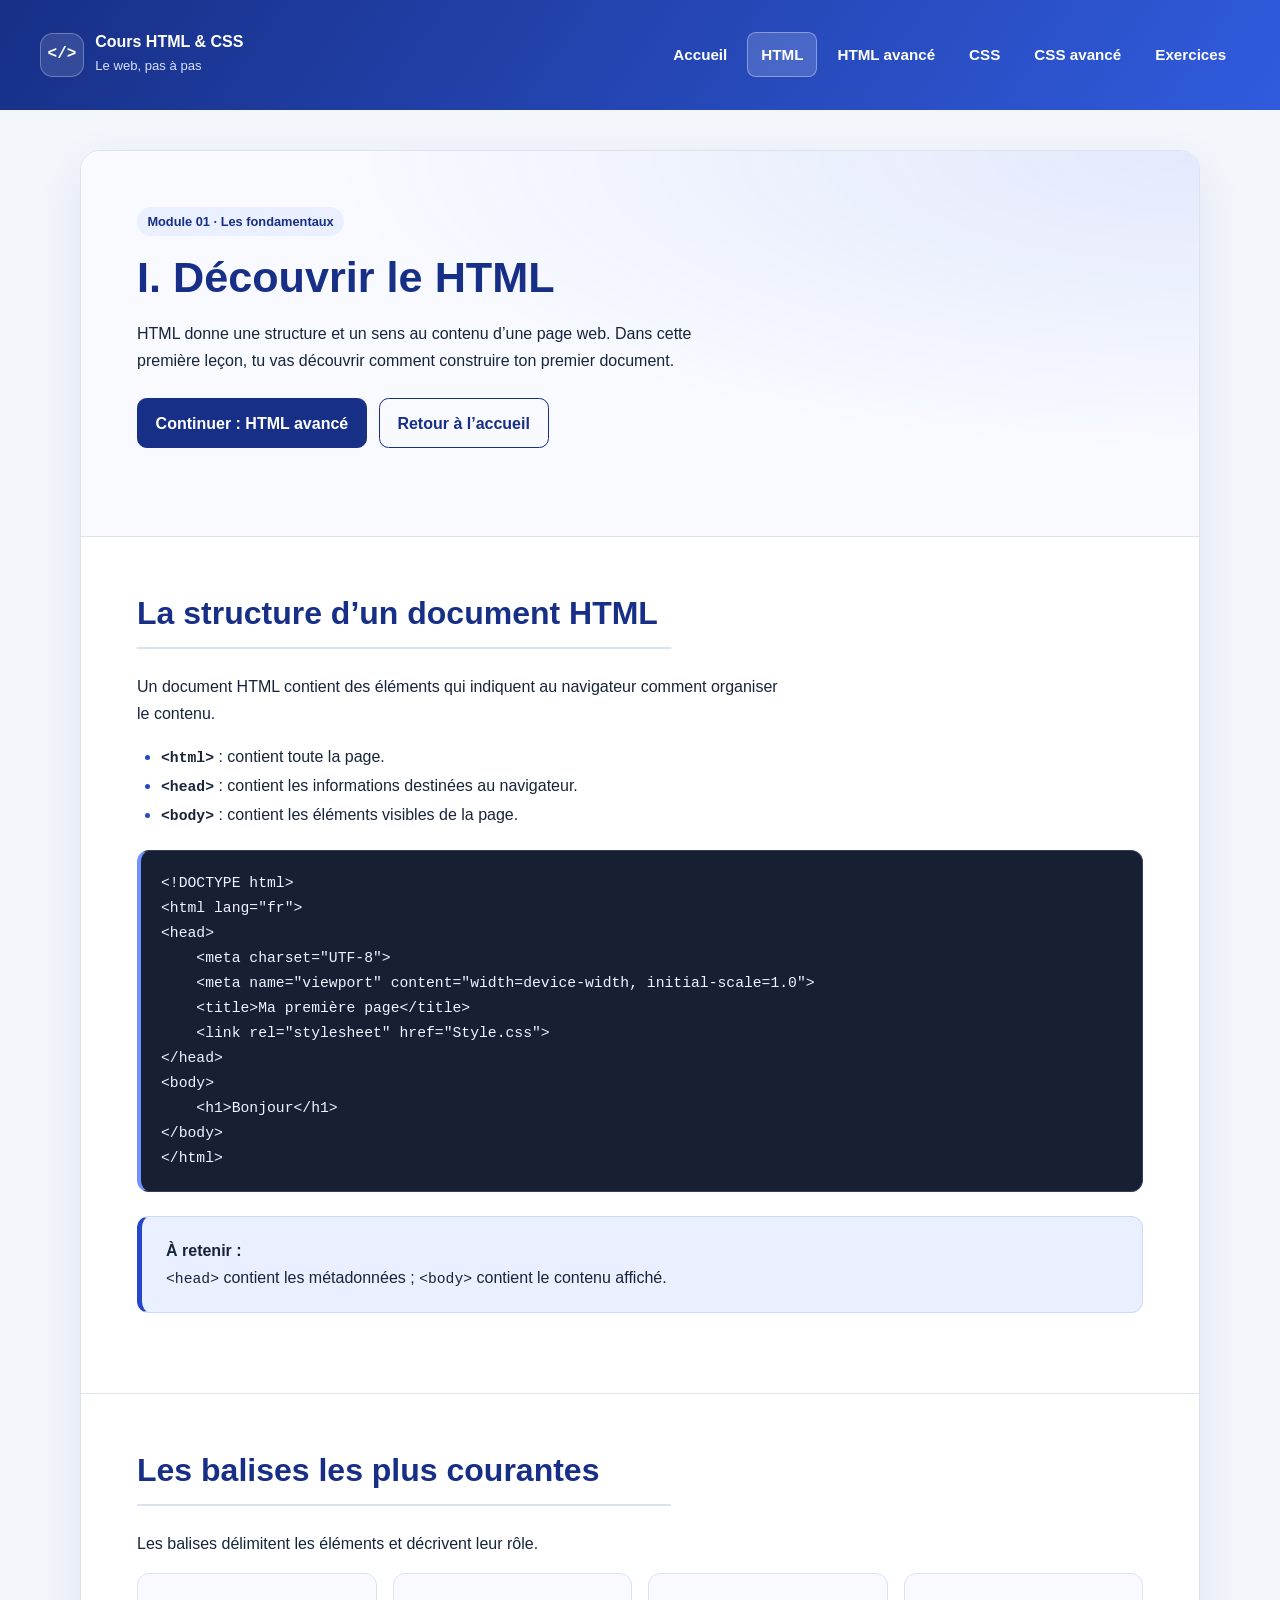
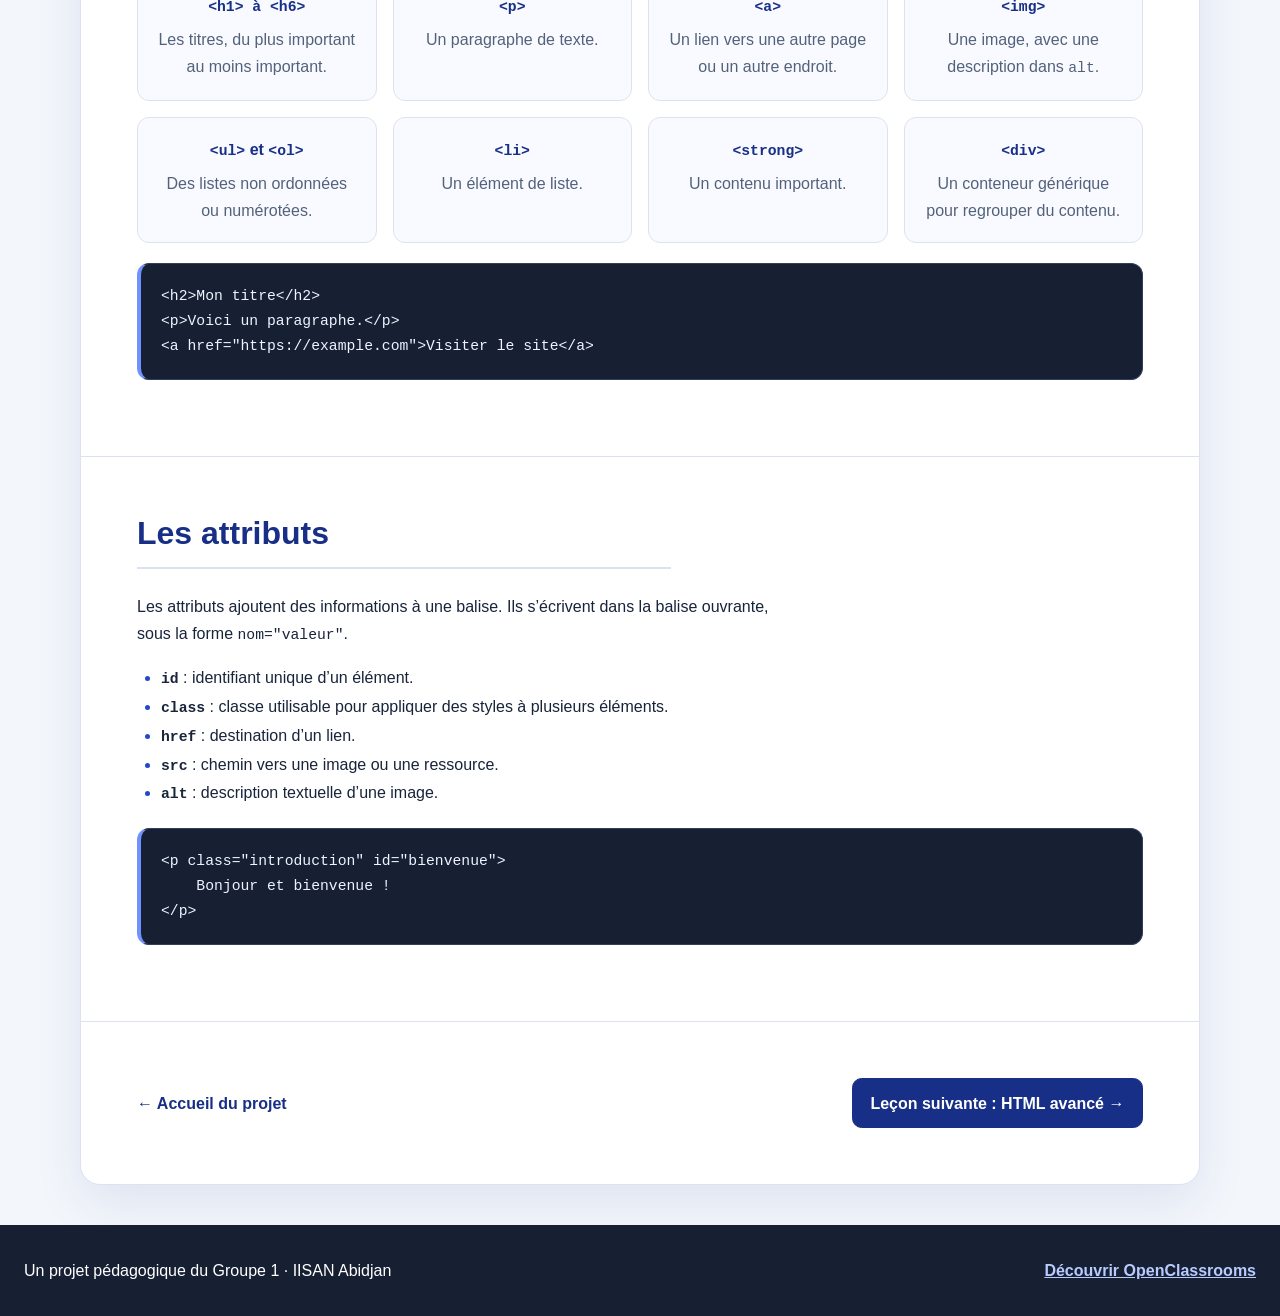
<file: html.html>
<!DOCTYPE html>
<html lang="fr">

<head>
    <meta charset="UTF-8">
    <meta name="viewport" content="width=device-width, initial-scale=1.0">
    <meta name="description" content="Découvre les bases du HTML : structure d'une page, balises, attributs et contenu.">
    <title>Les bases du HTML - Cours HTML & CSS</title>
    <link rel="stylesheet" href="Style.css">
</head>

<body>
    <a class="skip-link" href="#contenu">Aller au contenu principal</a>

    <header>
        <div class="entete">
            <a class="identite" href="index.html">
                <span class="identite-marque" aria-hidden="true">&lt;/&gt;</span>
                <span>
                    <strong>Cours HTML &amp; CSS</strong>
                    <span class="identite-sous-titre">Le web, pas à pas</span>
                </span>
            </a>
            <nav aria-label="Navigation principale">
                <a href="index.html">Accueil</a>
                <a href="html.html" aria-current="page">HTML</a>
                <a href="html-avance.html">HTML avancé</a>
                <a href="css.html">CSS</a>
                <a href="css-avance.html">CSS avancé</a>
                <a href="exercices.html">Exercices</a>
            </nav>
        </div>
    </header>

    <main id="contenu">
        <section class="introduction">
            <span class="badge">Module 01 · Les fondamentaux</span>
            <h1>I. Découvrir le HTML</h1>
            <p>HTML donne une structure et un sens au contenu d’une page web. Dans cette première leçon, tu vas découvrir comment construire ton premier document.</p>
            <div class="actions">
                <a class="bouton" href="html-avance.html">Continuer : HTML avancé</a>
                <a class="bouton bouton-secondaire" href="index.html">Retour à l’accueil</a>
            </div>
        </section>

        <section>
            <h2>La structure d’un document HTML</h2>
            <p>Un document HTML contient des éléments qui indiquent au navigateur comment organiser le contenu.</p>
            <ul>
                <li><strong><code>&lt;html&gt;</code></strong> : contient toute la page.</li>
                <li><strong><code>&lt;head&gt;</code></strong> : contient les informations destinées au navigateur.</li>
                <li><strong><code>&lt;body&gt;</code></strong> : contient les éléments visibles de la page.</li>
            </ul>
            <pre><code>&lt;!DOCTYPE html&gt;
&lt;html lang="fr"&gt;
&lt;head&gt;
    &lt;meta charset="UTF-8"&gt;
    &lt;meta name="viewport" content="width=device-width, initial-scale=1.0"&gt;
    &lt;title&gt;Ma première page&lt;/title&gt;
    &lt;link rel="stylesheet" href="Style.css"&gt;
&lt;/head&gt;
&lt;body&gt;
    &lt;h1&gt;Bonjour&lt;/h1&gt;
&lt;/body&gt;
&lt;/html&gt;</code></pre>
            <div class="important">
                <strong>À retenir :</strong>
                <p><code>&lt;head&gt;</code> contient les métadonnées ; <code>&lt;body&gt;</code> contient le contenu affiché.</p>
            </div>
        </section>

        <section>
            <h2>Les balises les plus courantes</h2>
            <p>Les balises délimitent les éléments et décrivent leur rôle.</p>
            <div class="proprietes">
                <div><strong><code>&lt;h1&gt; à &lt;h6&gt;</code></strong><p>Les titres, du plus important au moins important.</p></div>
                <div><strong><code>&lt;p&gt;</code></strong><p>Un paragraphe de texte.</p></div>
                <div><strong><code>&lt;a&gt;</code></strong><p>Un lien vers une autre page ou un autre endroit.</p></div>
                <div><strong><code>&lt;img&gt;</code></strong><p>Une image, avec une description dans <code>alt</code>.</p></div>
                <div><strong><code>&lt;ul&gt;</code> et <code>&lt;ol&gt;</code></strong><p>Des listes non ordonnées ou numérotées.</p></div>
                <div><strong><code>&lt;li&gt;</code></strong><p>Un élément de liste.</p></div>
                <div><strong><code>&lt;strong&gt;</code></strong><p>Un contenu important.</p></div>
                <div><strong><code>&lt;div&gt;</code></strong><p>Un conteneur générique pour regrouper du contenu.</p></div>
            </div>
            <pre><code>&lt;h2&gt;Mon titre&lt;/h2&gt;
&lt;p&gt;Voici un paragraphe.&lt;/p&gt;
&lt;a href="https://example.com"&gt;Visiter le site&lt;/a&gt;</code></pre>
        </section>

        <section>
            <h2>Les attributs</h2>
            <p>Les attributs ajoutent des informations à une balise. Ils s’écrivent dans la balise ouvrante, sous la forme <code>nom="valeur"</code>.</p>
            <ul>
                <li><strong><code>id</code></strong> : identifiant unique d’un élément.</li>
                <li><strong><code>class</code></strong> : classe utilisable pour appliquer des styles à plusieurs éléments.</li>
                <li><strong><code>href</code></strong> : destination d’un lien.</li>
                <li><strong><code>src</code></strong> : chemin vers une image ou une ressource.</li>
                <li><strong><code>alt</code></strong> : description textuelle d’une image.</li>
            </ul>
            <pre><code>&lt;p class="introduction" id="bienvenue"&gt;
    Bonjour et bienvenue !
&lt;/p&gt;</code></pre>
        </section>

        <section class="navigation-lecon">
            <a class="lien-retour" href="index.html">← Accueil du projet</a>
            <a class="bouton" href="html-avance.html">Leçon suivante : HTML avancé →</a>
        </section>
    </main>

    <footer>
        <p>Un projet pédagogique du Groupe 1 · IISAN Abidjan</p>
        <a class="footer-link" href="https://openclassrooms.com/fr/" target="_blank" rel="noopener noreferrer">Découvrir OpenClassrooms</a>
    </footer>
</body>

</html>
</file>
<file: Style.css>
:root {
    color-scheme: light;
    --color-ink: #18243a;
    --color-muted: #53627a;
    --color-primary: #2448c7;
    --color-primary-dark: #172f86;
    --color-primary-light: #eaf0ff;
    --color-border: #dce3ef;
    --color-surface: #ffffff;
    --color-page: #f3f6fb;
    --shadow-card: 0 18px 50px rgb(23 47 134 / 9%);
}

* {
    box-sizing: border-box;
}

html {
    scroll-behavior: smooth;
    scroll-padding-top: 1.5rem;
}

body {
    margin: 0;
    background: var(--color-page);
    color: var(--color-ink);
    font-family: Arial, Helvetica, sans-serif;
    line-height: 1.7;
}

a {
    color: var(--color-primary);
}

a:focus-visible {
    outline: 3px solid #f4b740;
    outline-offset: 4px;
}

.skip-link {
    position: absolute;
    z-index: 2;
    top: 1rem;
    left: 1rem;
    padding: 0.65rem 1rem;
    transform: translateY(-160%);
    border-radius: 0.5rem;
    background: var(--color-surface);
    color: var(--color-primary-dark);
    font-weight: 700;
}

.skip-link:focus {
    transform: translateY(0);
}

header {
    padding: 2rem max(1.5rem, calc((100% - 1200px) / 2));
    background: linear-gradient(125deg, #172f86, #315bdd);
    color: white;
}

.entete {
    max-width: 1200px;
    margin: 0 auto;
    display: flex;
    align-items: center;
    justify-content: space-between;
    gap: 2rem;
}

.identite {
    display: inline-flex;
    flex-shrink: 0;
    align-items: center;
    gap: 0.7rem;
    color: white;
    text-decoration: none;
}

.identite-marque {
    display: grid;
    width: 2.75rem;
    height: 2.75rem;
    place-items: center;
    border: 1px solid rgb(255 255 255 / 28%);
    border-radius: 0.8rem;
    background: rgb(255 255 255 / 12%);
    font-family: "Courier New", Courier, monospace;
    font-size: 1rem;
    font-weight: 700;
}

.identite strong,
.identite-sous-titre {
    display: block;
}

.identite strong {
    line-height: 1.3;
}

.identite-sous-titre {
    margin-top: 0.15rem;
    color: #d8e2ff;
    font-size: 0.82rem;
}

header h1 {
    margin: 0;
    color: white;
    font-size: clamp(1.8rem, 4vw, 2.5rem);
    line-height: 1.2;
}

header p {
    margin: 0.5rem 0 0;
    color: #e0e8ff;
}

nav {
    display: flex;
    flex-wrap: wrap;
    justify-content: flex-end;
    gap: 0.4rem;
}

nav a {
    padding: 0.55rem 0.8rem;
    border: 1px solid transparent;
    border-radius: 0.55rem;
    color: white;
    font-size: 0.95rem;
    font-weight: 700;
    text-decoration: none;
    transition: background-color 160ms ease, border-color 160ms ease;
}

nav a:hover {
    border-color: rgb(255 255 255 / 35%);
    background: rgb(255 255 255 / 14%);
}

nav a[aria-current="page"] {
    border-color: rgb(255 255 255 / 35%);
    background: rgb(255 255 255 / 16%);
}

main {
    width: min(92%, 1120px);
    margin: 2.5rem auto;
    overflow: hidden;
    border: 1px solid var(--color-border);
    border-radius: 1.25rem;
    background: var(--color-surface);
    box-shadow: var(--shadow-card);
}

section {
    padding: clamp(1.5rem, 5vw, 3.5rem);
    border-bottom: 1px solid var(--color-border);
    scroll-margin-top: 1rem;
}

section:last-child {
    border-bottom: 0;
}

section.introduction {
    background:
        radial-gradient(ellipse at top right, rgb(75 112 231 / 12%), transparent 55%),
        #f8faff;
}

.introduction h1 {
    margin: 0 0 1rem;
    color: var(--color-primary-dark);
    font-size: clamp(2rem, 4vw, 2.7rem);
    line-height: 1.2;
}

.introduction > p {
    max-width: 68ch;
}

.introduction .badge {
    margin-bottom: 1rem;
}

.accueil-hero {
    position: relative;
    display: grid;
    min-height: 450px;
    grid-template-columns: 1.1fr 0.9fr;
    align-items: center;
    gap: 2rem;
    overflow: hidden;
    padding: clamp(2rem, 6vw, 5rem);
    background:
        radial-gradient(ellipse at 78% 44%, rgb(96 131 238 / 22%), transparent 42%),
        linear-gradient(135deg, #f9fbff, #edf2ff);
}

.hero-texte {
    position: relative;
    z-index: 1;
}

.hero-texte h1 {
    max-width: 12ch;
    margin: 0.8rem 0 1rem;
    color: var(--color-primary-dark);
    font-size: clamp(2.5rem, 5vw, 4.2rem);
    letter-spacing: -0.045em;
    line-height: 1.05;
}

.hero-description {
    max-width: 50ch;
    color: var(--color-muted);
    font-size: 1.12rem;
}

.hero-texte .actions {
    margin-bottom: 1rem;
}

.hero-signature {
    margin: 0;
    color: var(--color-muted);
    font-size: 0.9rem;
}

.hero-visuel {
    position: relative;
    display: grid;
    min-height: 270px;
    place-items: center;
}

.fenetre-code {
    width: min(100%, 440px);
    overflow: hidden;
    border: 1px solid #33425f;
    border-radius: 1rem;
    background: #172033;
    box-shadow: 0 24px 55px rgb(23 32 51 / 22%);
    transform: rotate(2deg);
}

.fenetre-points {
    display: flex;
    gap: 0.4rem;
    padding: 1rem 1.2rem 0;
}

.fenetre-points span {
    width: 0.6rem;
    height: 0.6rem;
    border-radius: 50%;
    background: #ff7777;
}

.fenetre-points span:nth-child(2) {
    background: #ffc857;
}

.fenetre-points span:nth-child(3) {
    background: #57d6a0;
}

.fenetre-code pre {
    margin: 0;
    overflow-x: auto;
    border: 0;
    border-radius: 0;
    background: transparent;
    padding: 1rem 1.3rem 1.5rem;
    font-size: clamp(0.7rem, 1.3vw, 0.9rem);
    line-height: 1.8;
}

.code-comment {
    color: #9aa8c5;
}

.code-balise {
    color: #83a3ff;
}

.code-selecteur {
    color: #ffd580;
}

.code-propriete {
    color: #82dfc2;
}

.code-valeur {
    color: #ff9cbd;
}

.hero-etiquette {
    position: absolute;
    padding: 0.55rem 0.85rem;
    border: 1px solid var(--color-border);
    border-radius: 999px;
    background: white;
    box-shadow: 0 8px 20px rgb(23 47 134 / 10%);
    color: var(--color-primary-dark);
    font-size: 0.85rem;
    font-weight: 700;
}

.hero-etiquette-html {
    top: 1rem;
    left: 0;
}

.hero-etiquette-css {
    right: 0;
    bottom: 1rem;
}

.sur-titre {
    display: inline-block;
    margin-bottom: 0.55rem;
    color: var(--color-primary);
    font-size: 0.82rem;
    font-weight: 700;
    letter-spacing: 0.1em;
    text-transform: uppercase;
}

main > section:not(.accueil-hero) > h2 {
    max-width: 30ch;
}

.texte-intro {
    max-width: 70ch;
    color: var(--color-muted);
    font-size: 1.05rem;
}

.projet-points {
    display: grid;
    grid-template-columns: repeat(3, minmax(0, 1fr));
    gap: 1rem;
    margin-top: 2rem;
}

.point-projet {
    padding: 1.4rem;
    border: 1px solid var(--color-border);
    border-radius: 0.85rem;
    background: #f8faff;
}

.point-icone {
    display: grid;
    width: 2.7rem;
    height: 2.7rem;
    place-items: center;
    margin-bottom: 1rem;
    border-radius: 0.7rem;
    background: var(--color-primary-light);
    color: var(--color-primary-dark);
    font-family: "Courier New", Courier, monospace;
    font-weight: 700;
}

.point-projet h3 {
    margin: 0 0 0.4rem;
    color: var(--color-ink);
    font-size: 1.1rem;
}

.point-projet p {
    margin: 0;
    color: var(--color-muted);
    font-size: 0.95rem;
}

.section-parcours {
    background: #f8faff;
}

.cartes-cours {
    display: grid;
    grid-template-columns: repeat(3, minmax(0, 1fr));
    gap: 1rem;
    margin-top: 2rem;
}

.carte-cours {
    display: flex;
    min-height: 240px;
    flex-direction: column;
    align-items: flex-start;
    padding: 1.35rem;
    border: 1px solid var(--color-border);
    border-radius: 0.9rem;
    background: white;
    color: var(--color-ink);
    text-decoration: none;
    transition: border-color 160ms ease, box-shadow 160ms ease, transform 160ms ease;
}

.carte-cours:hover {
    transform: translateY(-4px);
    border-color: #a8b9ed;
    box-shadow: 0 12px 28px rgb(23 47 134 / 9%);
}

.carte-numero {
    color: var(--color-muted);
    font-size: 0.72rem;
    font-weight: 700;
    letter-spacing: 0.08em;
}

.carte-icone {
    display: grid;
    width: 2.6rem;
    height: 2.6rem;
    place-items: center;
    margin: 1.1rem 0 0.7rem;
    border-radius: 0.7rem;
    background: var(--color-primary-light);
    color: var(--color-primary-dark);
    font-size: 1.1rem;
    font-weight: 700;
}

.carte-cours > strong {
    margin-bottom: 0.35rem;
    color: var(--color-primary-dark);
    font-size: 1.08rem;
}

.carte-cours > span:nth-last-child(2) {
    color: var(--color-muted);
    font-size: 0.9rem;
    line-height: 1.5;
}

.carte-lien {
    display: flex;
    width: 100%;
    justify-content: space-between;
    gap: 0.5rem;
    margin-top: auto;
    padding-top: 1rem;
    color: var(--color-primary);
    font-size: 0.88rem;
    font-weight: 700;
}

.carte-cours-final {
    border-color: #c4d1fb;
    background: linear-gradient(145deg, #f3f6ff, #ffffff);
}

.appel-projet {
    display: flex;
    align-items: center;
    justify-content: space-between;
    gap: 2rem;
    background: var(--color-primary-dark);
    color: white;
}

.appel-projet .sur-titre {
    color: #b9caff;
}

.appel-projet h2 {
    margin-bottom: 0.5rem;
    border: 0;
    color: white;
}

.appel-projet p {
    margin: 0;
    color: #e0e8ff;
}

.appel-projet .bouton {
    flex-shrink: 0;
    border-color: white;
    background: white;
    color: var(--color-primary-dark);
}

.appel-projet .bouton:hover {
    background: #eaf0ff;
}

h2 {
    margin: 0 0 1.5rem;
    padding-bottom: 0.75rem;
    border-bottom: 2px solid var(--color-border);
    color: var(--color-primary-dark);
    font-size: clamp(1.65rem, 3vw, 2rem);
    line-height: 1.3;
}

h3 {
    margin: 2rem 0 0.75rem;
    color: var(--color-primary);
    font-size: 1.25rem;
    line-height: 1.4;
}

p {
    margin: 0 0 1rem;
}

section > p {
    max-width: 72ch;
}

img {
    display: block;
    width: min(100%, 480px);
    max-height: 300px;
    margin: 1.5rem auto;
    border: 1px solid var(--color-border);
    border-radius: 0.9rem;
    object-fit: cover;
    box-shadow: 0 8px 24px rgb(24 36 58 / 10%);
}

ul,
ol {
    padding-left: 1.5rem;
    line-height: 1.8;
}

li::marker {
    color: var(--color-primary);
}

pre {
    max-width: 100%;
    margin: 1.25rem 0;
    overflow-x: auto;
    border: 1px solid #303f5d;
    border-left: 4px solid #7191ff;
    border-radius: 0.75rem;
    background: #172033;
    color: #eef3ff;
    padding: 1.25rem;
    tab-size: 4;
}

code {
    font-family: "Courier New", Courier, monospace;
    font-size: 0.92em;
}

.important {
    margin: 1.5rem 0;
    padding: 1.25rem 1.5rem;
    border: 1px solid #cbd7ff;
    border-left: 5px solid var(--color-primary);
    border-radius: 0.75rem;
    background: var(--color-primary-light);
}

.important p:last-child {
    margin-bottom: 0;
}

.actions {
    display: flex;
    flex-wrap: wrap;
    gap: 0.75rem;
    margin: 1.5rem 0 2rem;
}

.bouton {
    display: inline-flex;
    align-items: center;
    justify-content: center;
    min-height: 2.8rem;
    padding: 0.65rem 1.1rem;
    border: 1px solid var(--color-primary-dark);
    border-radius: 0.6rem;
    background: var(--color-primary-dark);
    color: white;
    font-weight: 700;
    text-decoration: none;
    transition: background-color 160ms ease, transform 160ms ease;
}

.bouton:hover {
    transform: translateY(-2px);
    background: var(--color-primary);
}

.bouton-secondaire {
    background: transparent;
    color: var(--color-primary-dark);
}

.bouton-secondaire:hover {
    background: var(--color-primary-light);
    color: var(--color-primary-dark);
}

.parcours {
    display: grid;
    grid-template-columns: repeat(3, minmax(0, 1fr));
    gap: 1rem;
    margin: 1rem 0 1.5rem;
}

.etape {
    display: flex;
    flex-direction: column;
    align-items: flex-start;
    gap: 0.35rem;
    min-height: 9rem;
    padding: 1rem;
    border: 1px solid var(--color-border);
    border-radius: 0.75rem;
    background: var(--color-surface);
    color: var(--color-ink);
    text-decoration: none;
    transition: border-color 160ms ease, box-shadow 160ms ease, transform 160ms ease;
}

.etape:hover {
    transform: translateY(-3px);
    border-color: #9aafea;
    box-shadow: 0 8px 20px rgb(23 47 134 / 8%);
}

.numero-etape {
    color: var(--color-primary);
    font-size: 0.85rem;
    font-weight: 700;
    letter-spacing: 0.08em;
}

.etape strong {
    color: var(--color-primary-dark);
}

.etape > span:last-child {
    color: var(--color-muted);
    font-size: 0.95rem;
    line-height: 1.5;
}

.proprietes {
    display: grid;
    grid-template-columns: repeat(4, minmax(0, 1fr));
    gap: 1rem;
}

.proprietes div {
    padding: 1.15rem;
    border: 1px solid var(--color-border);
    border-radius: 0.75rem;
    background: #f8faff;
    text-align: center;
}

.proprietes strong {
    color: var(--color-primary-dark);
}

.proprietes p {
    margin: 0.35rem 0 0;
    color: var(--color-muted);
}

.demo-flex {
    display: flex;
    align-items: center;
    justify-content: center;
    flex-wrap: wrap;
    gap: 1rem;
    margin: 1.25rem 0;
    padding: 1.25rem;
    border: 1px dashed #aebde8;
    border-radius: 0.85rem;
    background: #f8faff;
}

.demo-flex div,
.demo-grid div {
    border-radius: 0.65rem;
    background: var(--color-primary-dark);
    color: white;
    font-weight: 700;
}

.demo-flex div {
    padding: 1rem 1.25rem;
}

.demo-grid {
    display: grid;
    grid-template-columns: repeat(3, minmax(0, 1fr));
    gap: 1rem;
    margin: 1.25rem 0;
    padding: 1.25rem;
    border: 1px dashed #aebde8;
    border-radius: 0.85rem;
    background: #f8faff;
}

.demo-grid div {
    padding: 1.25rem;
    text-align: center;
    font-size: 1.2rem;
}

.demo-animation {
    width: fit-content;
    margin: 2rem auto;
    padding: 1rem 1.4rem;
    border-radius: 0.75rem;
    background: var(--color-primary-dark);
    color: white;
    font-weight: 700;
    animation: mouvement 3s ease-in-out infinite;
}

@keyframes mouvement {
    0%,
    100% {
        transform: translateX(-60px);
    }

    50% {
        transform: translateX(60px);
    }
}

.exercice {
    margin: 1.25rem 0;
    padding: 1.25rem 1.5rem;
    border: 1px solid var(--color-border);
    border-radius: 0.85rem;
    background: #f8faff;
}

.exercice h3 {
    margin-top: 0;
}

.exercice-final {
    border-color: #c4d1fb;
    background: linear-gradient(135deg, #f3f6ff, #fbfcff);
}

.badge {
    display: inline-block;
    width: fit-content;
    margin-bottom: 0.75rem;
    padding: 0.25rem 0.65rem;
    border-radius: 999px;
    background: var(--color-primary-light);
    color: var(--color-primary-dark);
    font-size: 0.8rem;
    font-weight: 700;
}

.navigation-lecon {
    display: flex;
    align-items: center;
    justify-content: space-between;
    gap: 1rem;
}

.lien-retour {
    color: var(--color-primary-dark);
    font-weight: 700;
    text-decoration: none;
}

.lien-retour:hover {
    text-decoration: underline;
}

.exercice p:last-child,
.exercice ul:last-child {
    margin-bottom: 0;
}

footer {
    display: flex;
    align-items: center;
    justify-content: space-between;
    gap: 1.5rem;
    padding: 2rem 1.5rem;
    background: #172033;
    color: white;
    text-align: left;
}

footer p {
    margin: 0;
}

.footer-link {
    color: #b9caff;
    font-weight: 700;
}

.footer-link:hover {
    color: white;
}

.identite-footer {
    color: white;
}

.identite-footer .identite-marque {
    background: rgb(255 255 255 / 8%);
}

.identite-footer .identite-sous-titre {
    color: #b9caff;
}

@media (max-width: 900px) {
    .entete {
        flex-direction: column;
        text-align: center;
    }

    .identite {
        justify-content: center;
    }

    nav {
        justify-content: center;
    }

    .proprietes {
        grid-template-columns: repeat(2, minmax(0, 1fr));
    }

    .parcours {
        grid-template-columns: 1fr;
    }

    .accueil-hero {
        grid-template-columns: 1fr;
        text-align: center;
    }

    .hero-texte h1,
    .hero-description {
        margin-right: auto;
        margin-left: auto;
    }

    .hero-texte .actions {
        justify-content: center;
    }

    .hero-visuel {
        width: min(100%, 560px);
        margin: 0 auto;
    }

    .projet-points {
        grid-template-columns: 1fr;
    }

    .cartes-cours {
        grid-template-columns: repeat(2, minmax(0, 1fr));
    }
}

@media (max-width: 600px) {
    header {
        padding: 1.5rem 1rem;
    }

    .entete {
        gap: 1rem;
    }

    nav {
        width: 100%;
    }

    nav a {
        flex: 1 1 40%;
    }

    main {
        width: 94%;
        margin: 1rem auto;
        border-radius: 0.85rem;
    }

    .proprietes,
    .demo-grid {
        grid-template-columns: 1fr;
    }

    .actions {
        flex-direction: column;
    }

    .bouton {
        width: 100%;
    }

    .hero-texte .actions {
        align-items: stretch;
    }

    .accueil-hero {
        min-height: auto;
        gap: 1rem;
        padding: 2rem 1.25rem;
    }

    .hero-texte h1 {
        font-size: clamp(2.3rem, 12vw, 3.5rem);
    }

    .hero-visuel {
        min-height: 220px;
    }

    .hero-etiquette-html {
        left: -0.25rem;
    }

    .hero-etiquette-css {
        right: -0.25rem;
    }

    .cartes-cours {
        grid-template-columns: 1fr;
    }

    .carte-cours {
        min-height: 210px;
    }

    .appel-projet,
    .navigation-lecon {
        align-items: stretch;
        flex-direction: column;
    }

    footer {
        align-items: center;
        flex-direction: column;
        text-align: center;
    }

    .demo-flex {
        align-items: stretch;
        flex-direction: column;
    }

    pre {
        padding: 1rem;
        font-size: 0.85rem;
    }
}

@media (prefers-reduced-motion: reduce) {
    *,
    *::before,
    *::after {
        scroll-behavior: auto !important;
        animation-duration: 0.01ms !important;
        animation-iteration-count: 1 !important;
        transition-duration: 0.01ms !important;
    }
}
</file>
